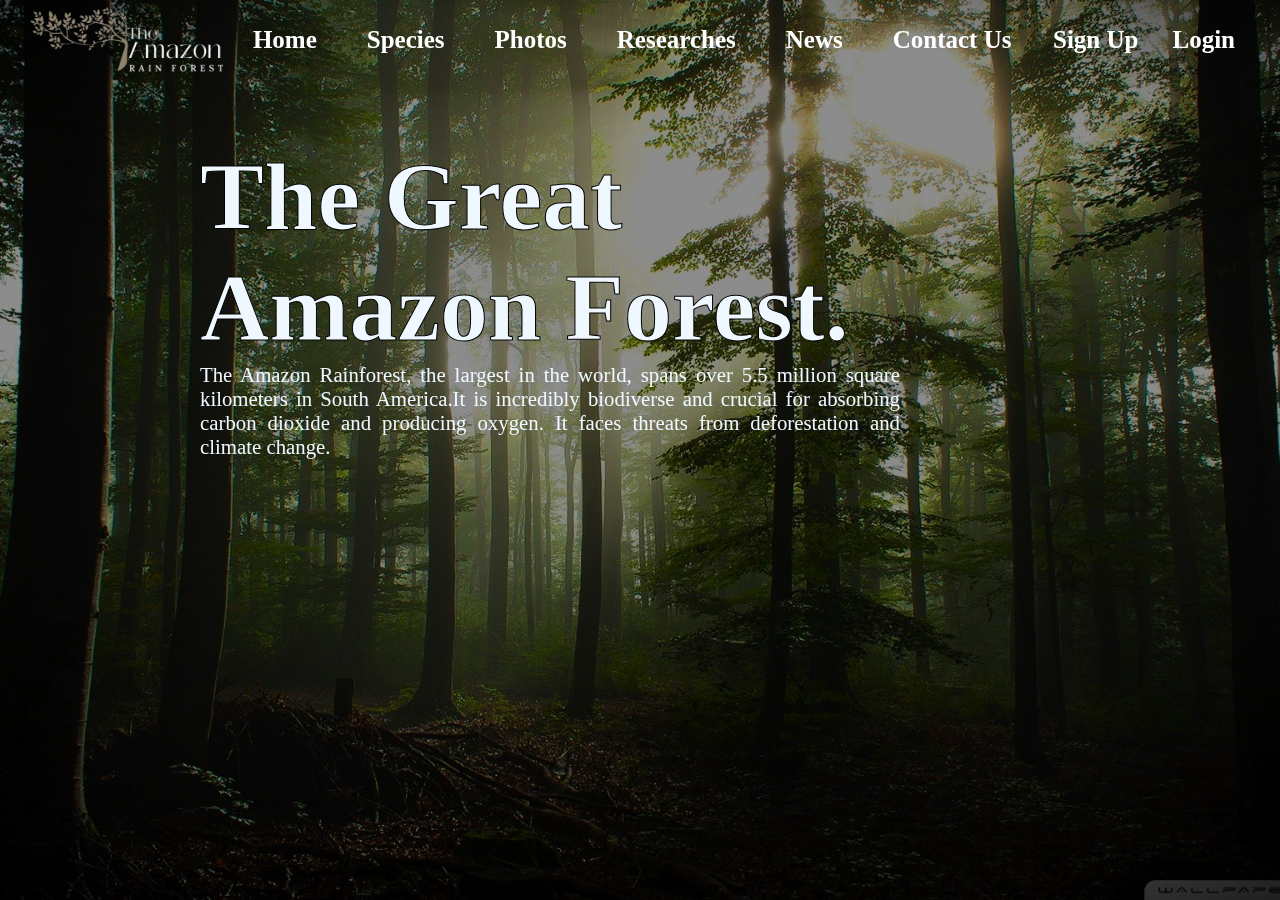
<file: index.html>
<!DOCTYPE html>
<html lang="en">
  <head>
    <meta charset="UTF-8" />
    <meta name="viewport" content="width=device-width, initial-scale=1.0" />
    <title>HOME PAGE</title>
    <link rel="stylesheet" href="index.css" />
  </head>

  <body>
    <div class="h1"></div>

    <ul class="nav">
      <li class="logo">
        <img src="/media/logo.png" alt="Logo" />
      </li>

      <li><a href="#">Home</a></li>
      <li><a href="#">Species</a></li>
      <li><a href="#">Photos</a></li>
      <li><a href="#">Researches</a></li>
      <li><a href="#">News</a></li>
      <li><a href="#">Contact Us</a></li>
      <li class="login">
        <a href="Sign Up.html"><b>Sign Up</b></a>
        <a href="login page.html"><b>Login</b></a>
      </li>
    </ul>
    <br /><br />
    <h1>The Great <br />Amazon Forest.</h1>

    <p>
      The Amazon Rainforest, the largest in the world, spans over 5.5 million
      square kilometers in South America.It is incredibly biodiverse and crucial
      for absorbing carbon dioxide and producing oxygen. It faces threats from
      deforestation and climate change.
    </p>
  </body>
</html>
</file>
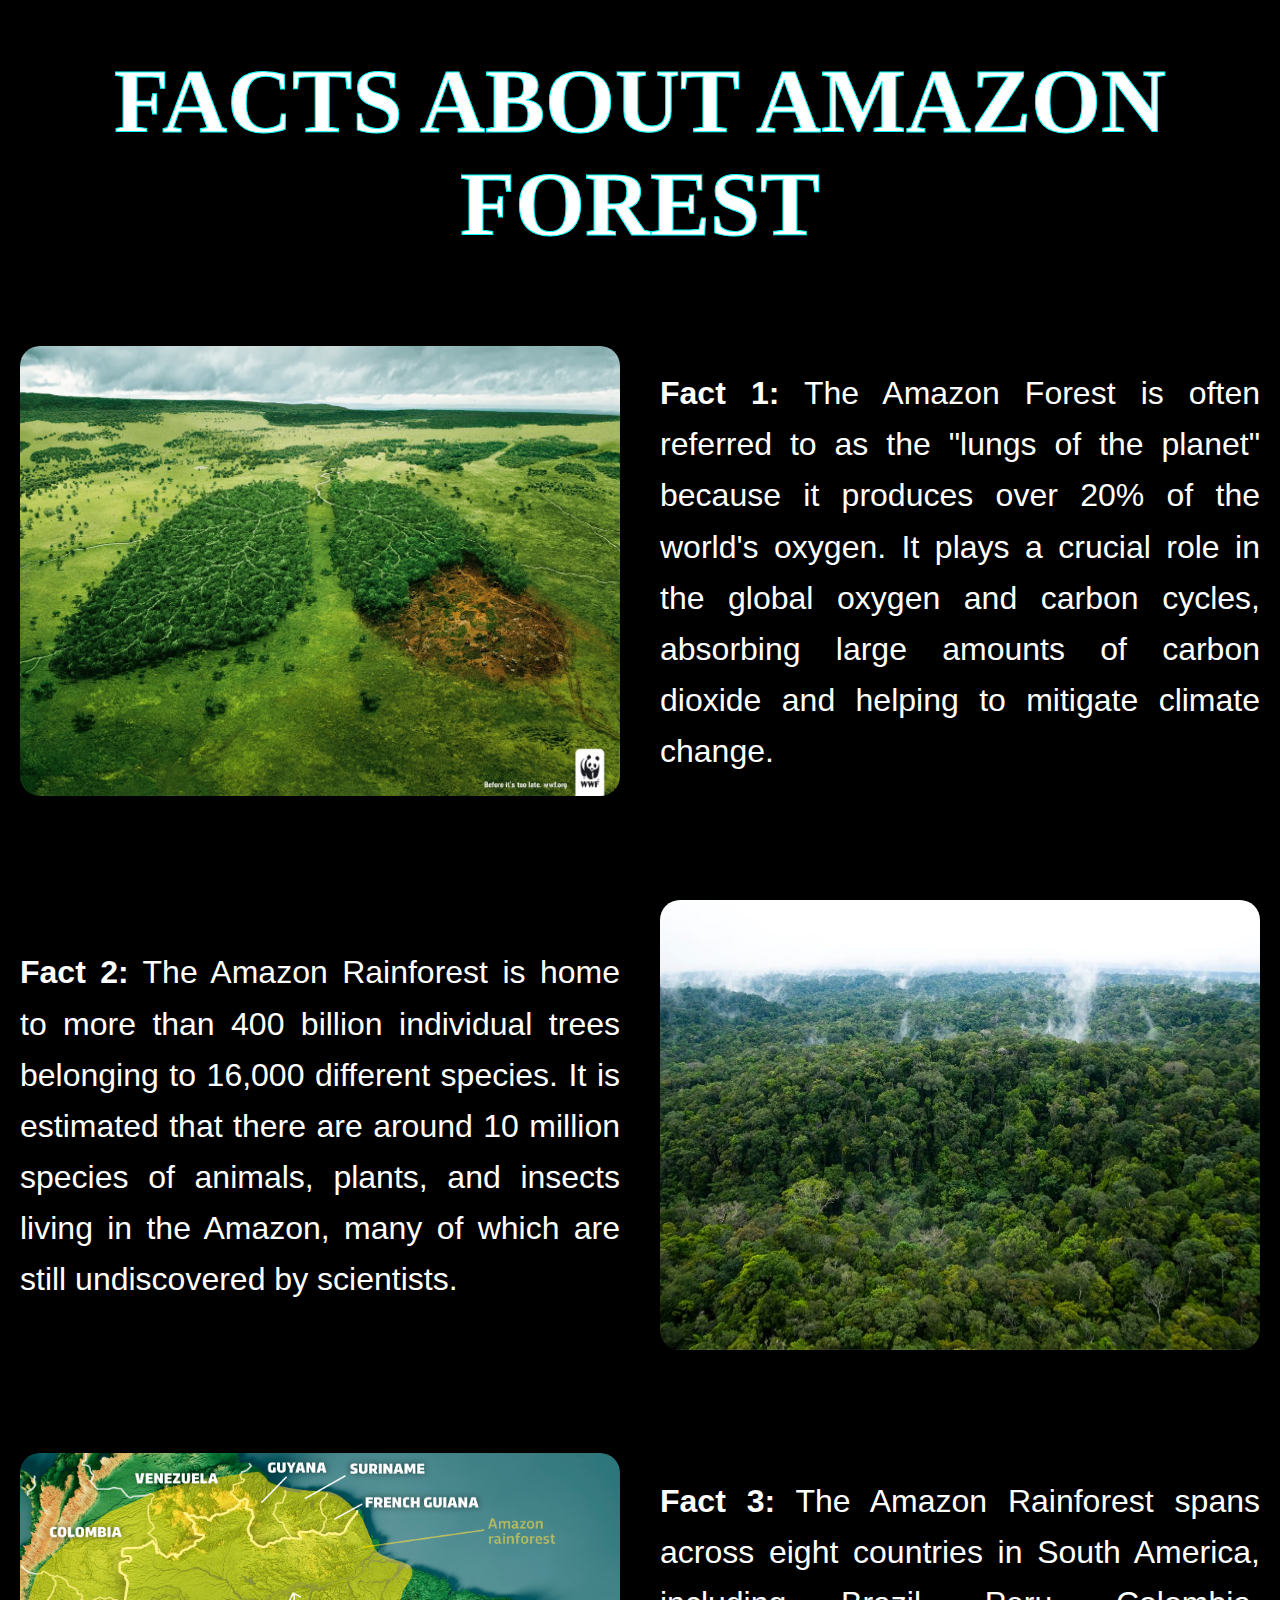
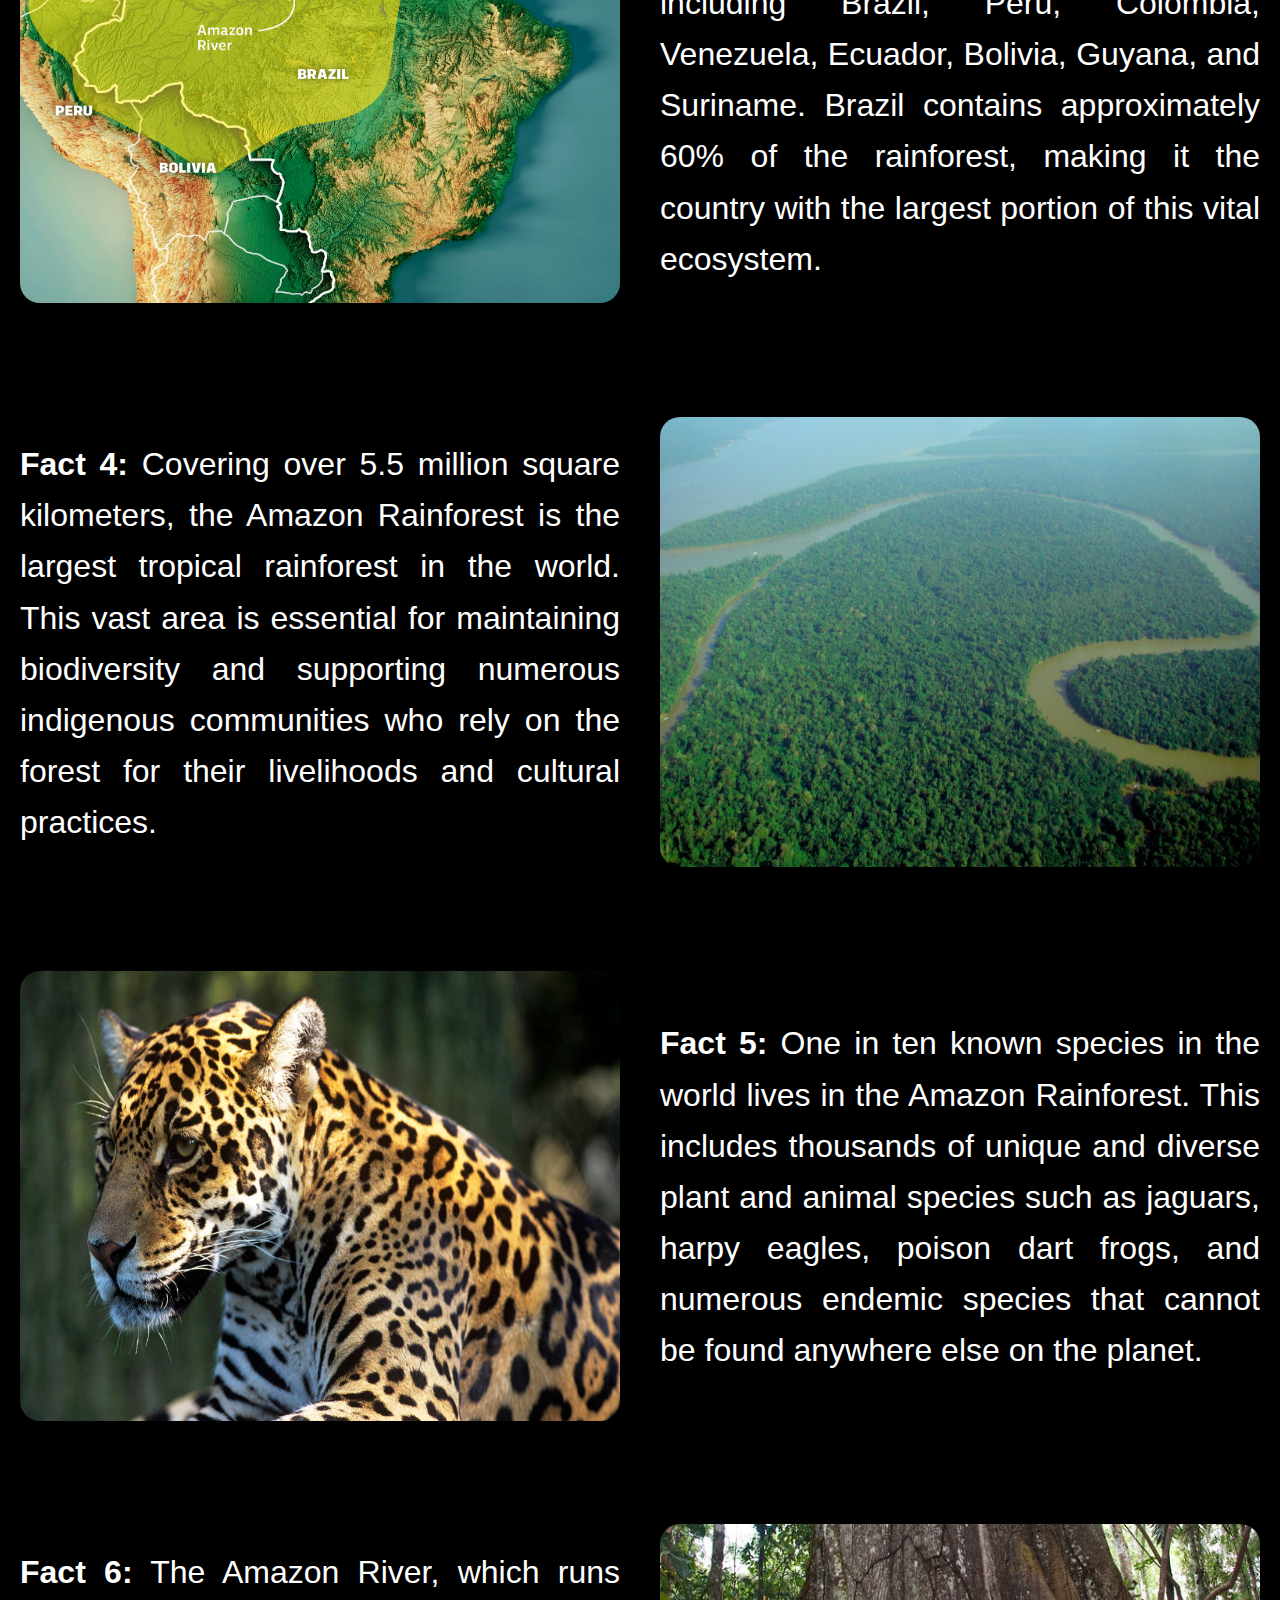
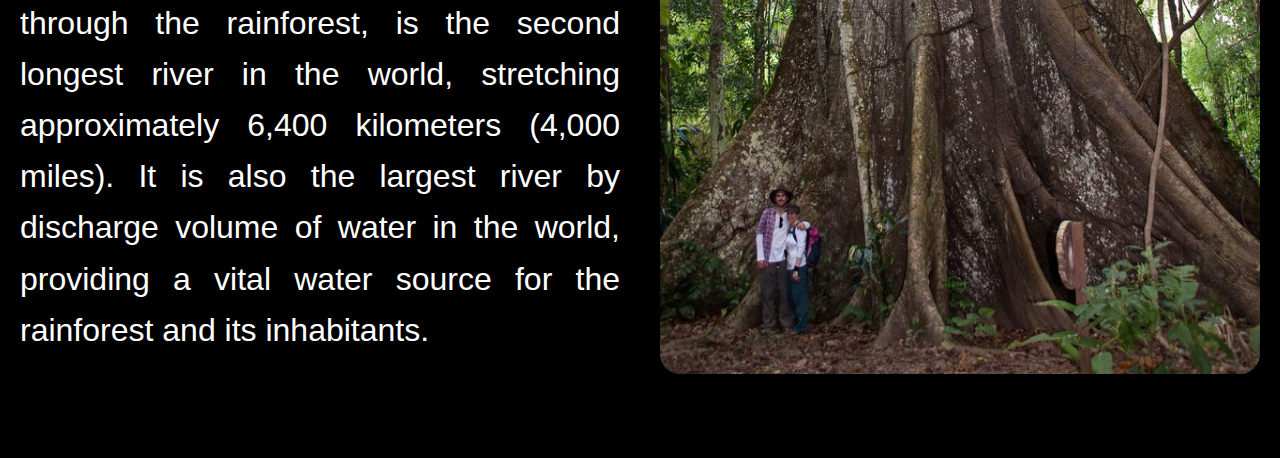
<file: A-Forest.html>
<!DOCTYPE html>
<html lang="en">

<head>
  <meta charset="UTF-8" />
  <meta name="viewport" content="width=device-width, initial-scale=1.0" />
  <title>Facts About Amazon Forest</title>
  <link rel="stylesheet" href="./forests.css" />
</head>

<body>
  <h1>Facts About Amazon Forest</h1>
  <div class="row">
    <div class="column image">
      <img src="/media/lungs.jpg" alt="Amazon Forest 1" />
    </div>
    <div class="column content">
      <p>
        <b>Fact 1:</b> The Amazon Forest is often referred to as the "lungs of
        the planet" because it produces over 20% of the world's oxygen. It
        plays a crucial role in the global oxygen and carbon cycles, absorbing
        large amounts of carbon dioxide and helping to mitigate climate
        change.
      </p>
    </div>
  </div>
  <div class="row">
    <div class="column content">
      <p>
        <b>Fact 2:</b> The Amazon Rainforest is home to more than 400 billion
        individual trees belonging to 16,000 different species. It is
        estimated that there are around 10 million species of animals, plants,
        and insects living in the Amazon, many of which are still undiscovered
        by scientists.
      </p>
    </div>
    <div class="column image">
      <img src="/media/p3.jpg" alt="Amazon Forest 2" />
    </div>
  </div>
  <div class="row">
    <div class="column image">
      <img src="/media/p7.jpg" alt="Amazon Forest 3" />
    </div>
    <div class="column content">
      <p>
        <b>Fact 3:</b> The Amazon Rainforest spans across eight countries in
        South America, including Brazil, Peru, Colombia, Venezuela, Ecuador,
        Bolivia, Guyana, and Suriname. Brazil contains approximately 60% of
        the rainforest, making it the country with the largest portion of this
        vital ecosystem.
      </p>
    </div>
  </div>
  <div class="row">
    <div class="column content">
      <p>
        <b>Fact 4:</b> Covering over 5.5 million square kilometers, the Amazon
        Rainforest is the largest tropical rainforest in the world. This vast
        area is essential for maintaining biodiversity and supporting numerous
        indigenous communities who rely on the forest for their livelihoods
        and cultural practices.
      </p>
    </div>
    <div class="column image">
      <img src="/media/wide1.jpg" alt="Amazon Forest 4" />
    </div>
  </div>
  <div class="row">
    <div class="column image">
      <img src="/media/species1.jpg" alt="Amazon Forest 5" />
    </div>
    <div class="column content">
      <p>
        <b>Fact 5:</b> One in ten known species in the world lives in the
        Amazon Rainforest. This includes thousands of unique and diverse plant
        and animal species such as jaguars, harpy eagles, poison dart frogs,
        and numerous endemic species that cannot be found anywhere else on the
        planet.
      </p>
    </div>
  </div>
  <div class="row">
    <div class="column content">
      <p>
        <b>Fact 6:</b> The Amazon River, which runs through the rainforest, is
        the second longest river in the world, stretching approximately 6,400
        kilometers (4,000 miles). It is also the largest river by discharge
        volume of water in the world, providing a vital water source for the
        rainforest and its inhabitants.
      </p>
    </div>
    <div class="column image">
      <img src="/media/p16.jpg" alt="Amazon Forest 6" />
    </div>
  </div>
</body>

</html>
</file>
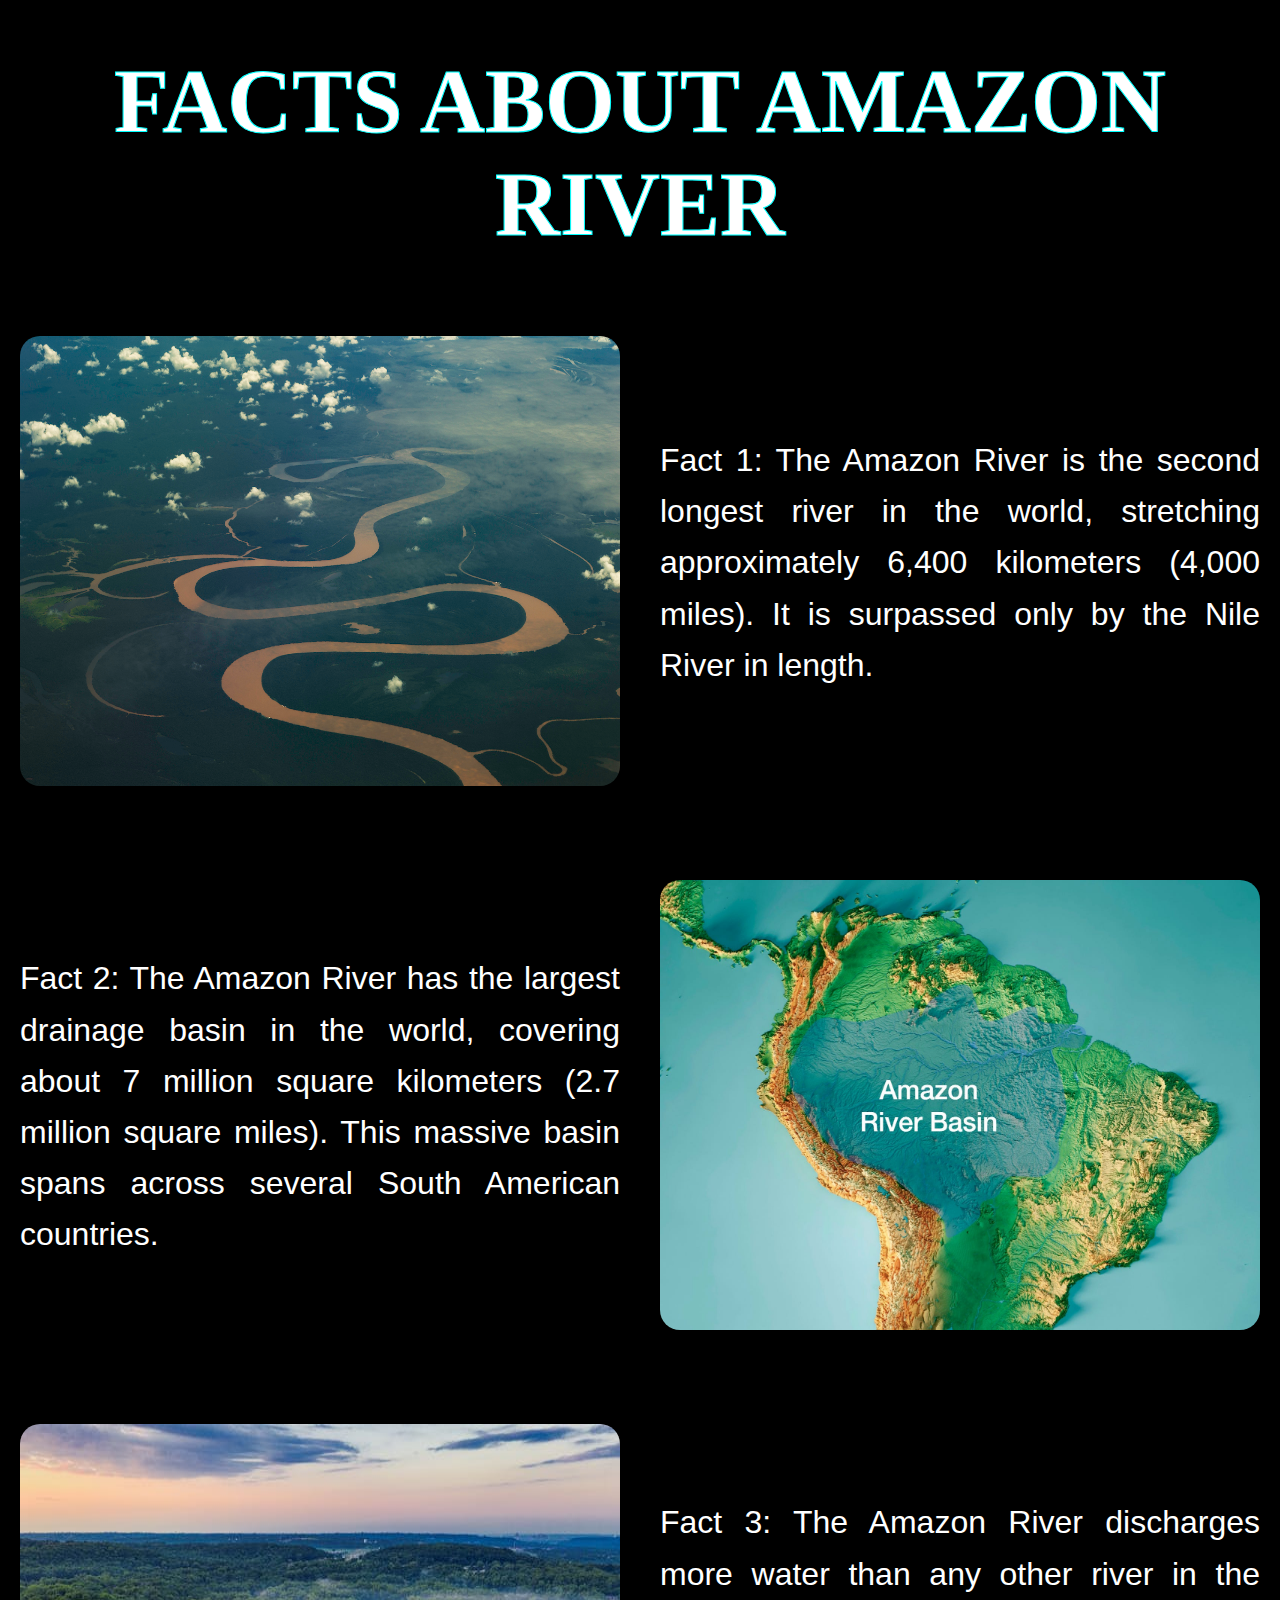
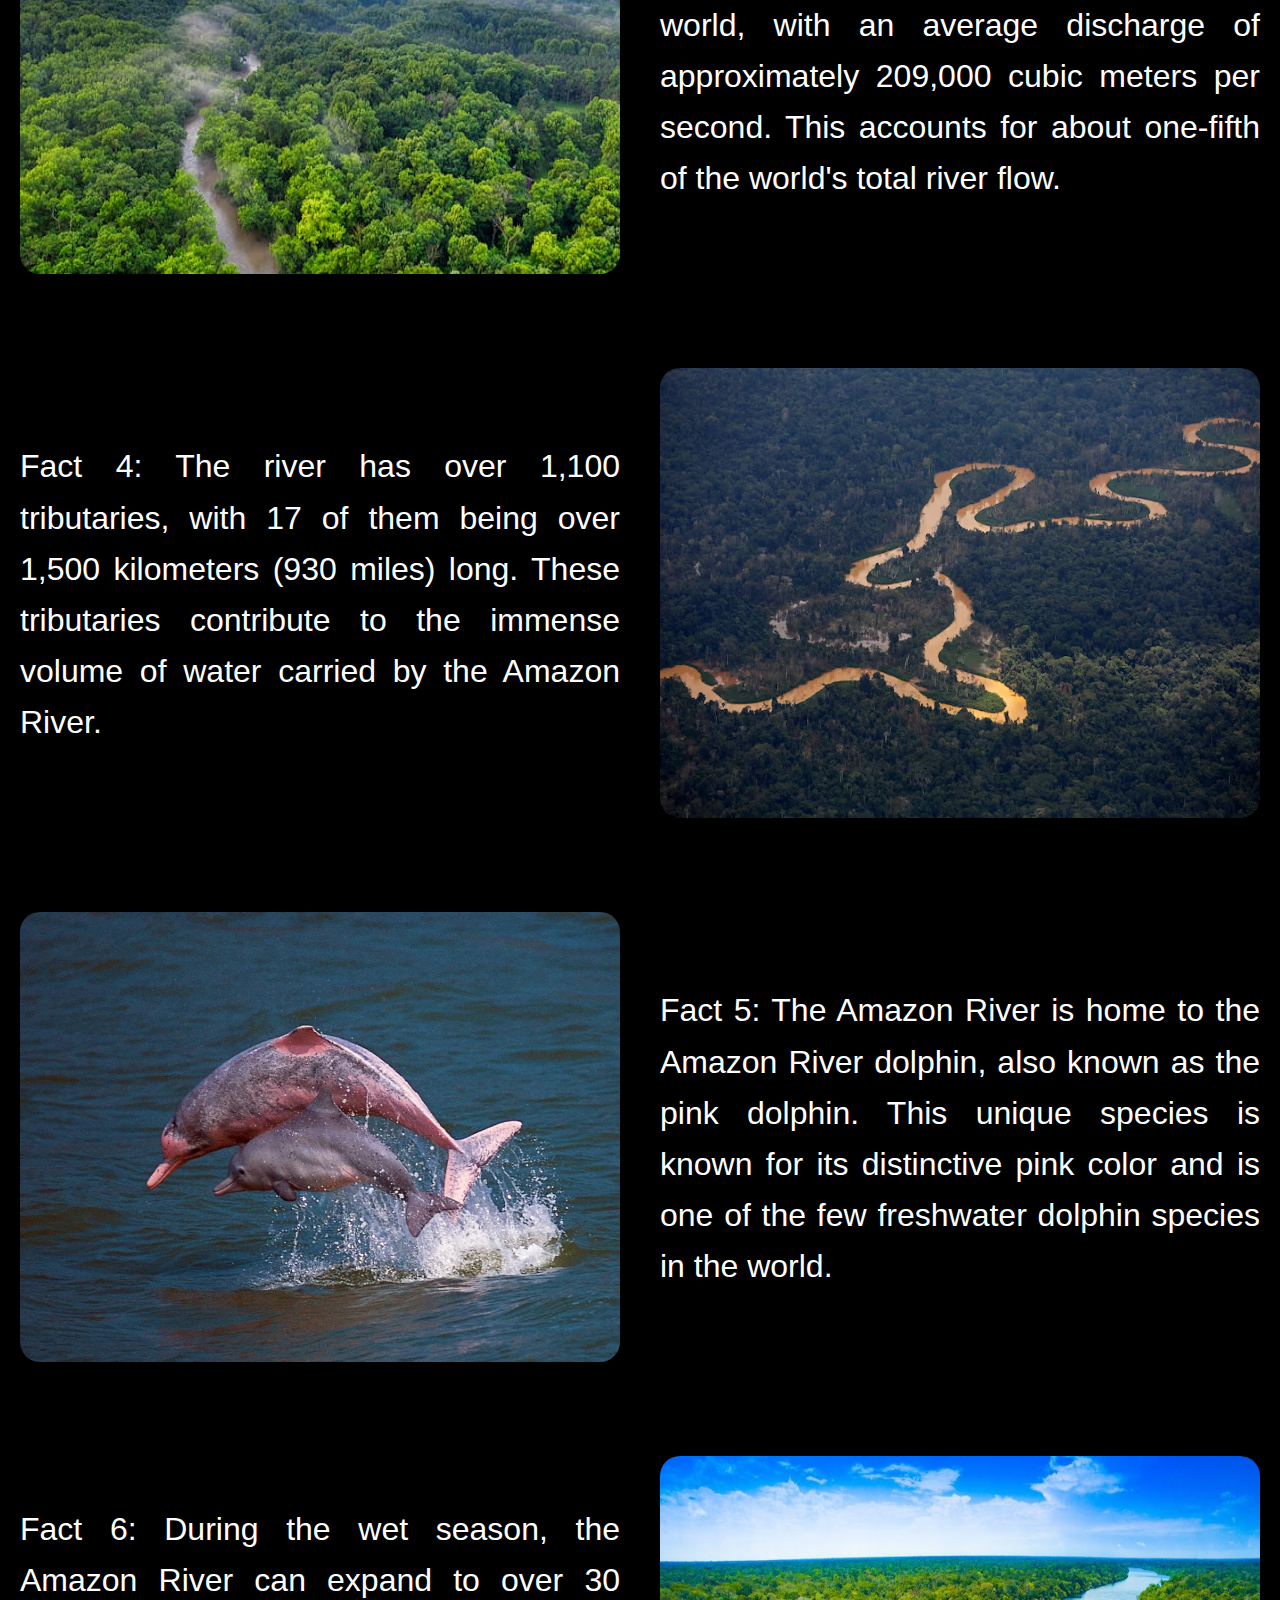
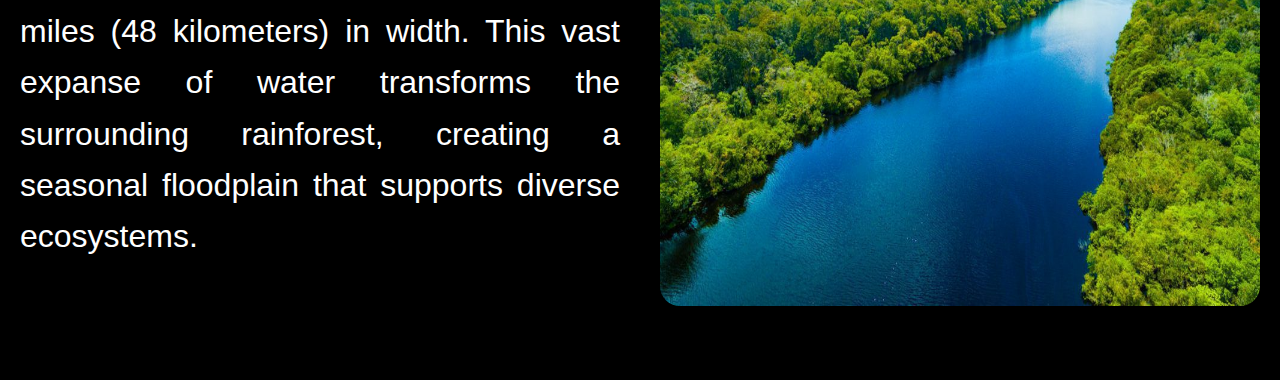
<file: A-River.html>
<!DOCTYPE html>
<html lang="en">

<head>
  <meta charset="UTF-8" />
  <meta name="viewport" content="width=device-width, initial-scale=1.0" />
  <title>Facts About Amazon River</title>
  <link rel="stylesheet" href="./forests.css" />
</head>

<body>
  <h1>Facts About Amazon River</h1>
  <div class="row">
    <div class="column image">
      <img src="/media/long.jpg" alt="Amazon River 1" />
    </div>
    <div class="column content">
      <p>
        Fact 1: The Amazon River is the second longest river in the world,
        stretching approximately 6,400 kilometers (4,000 miles). It is
        surpassed only by the Nile River in length.
      </p>
    </div>
  </div>
  <div class="row">
    <div class="column content">
      <p>
        Fact 2: The Amazon River has the largest drainage basin in the world,
        covering about 7 million square kilometers (2.7 million square miles).
        This massive basin spans across several South American countries.
      </p>
    </div>
    <div class="column image">
      <img src="/media/drainez1.png" alt="Amazon River 2" />
    </div>
  </div>
  <div class="row">
    <div class="column image">
      <img src="/media/r7.jpeg" alt="Amazon River 3" />
    </div>
    <div class="column content">
      <p>
        Fact 3: The Amazon River discharges more water than any other river in
        the world, with an average discharge of approximately 209,000 cubic
        meters per second. This accounts for about one-fifth of the world's
        total river flow.
      </p>
    </div>
  </div>
  <div class="row">
    <div class="column content">
      <p>
        Fact 4: The river has over 1,100 tributaries, with 17 of them being
        over 1,500 kilometers (930 miles) long. These tributaries contribute
        to the immense volume of water carried by the Amazon River.
      </p>
    </div>
    <div class="column image">
      <img src="/media/river1.avif" alt="Amazon River 4" />
    </div>
  </div>
  <div class="row">
    <div class="column image">
      <img src="/media/dolphin1.webp" alt="Amazon River 5" />
    </div>
    <div class="column content">
      <p>
        Fact 5: The Amazon River is home to the Amazon River dolphin, also
        known as the pink dolphin. This unique species is known for its
        distinctive pink color and is one of the few freshwater dolphin
        species in the world.
      </p>
    </div>
  </div>
  <div class="row">
    <div class="column content">
      <p>
        Fact 6: During the wet season, the Amazon River can expand to over 30
        miles (48 kilometers) in width. This vast expanse of water transforms
        the surrounding rainforest, creating a seasonal floodplain that
        supports diverse ecosystems.
      </p>
    </div>
    <div class="column image">
      <img src="/media/drainez.jpg" alt="Amazon River 6" />
    </div>
  </div>
</body>

</html>
</file>
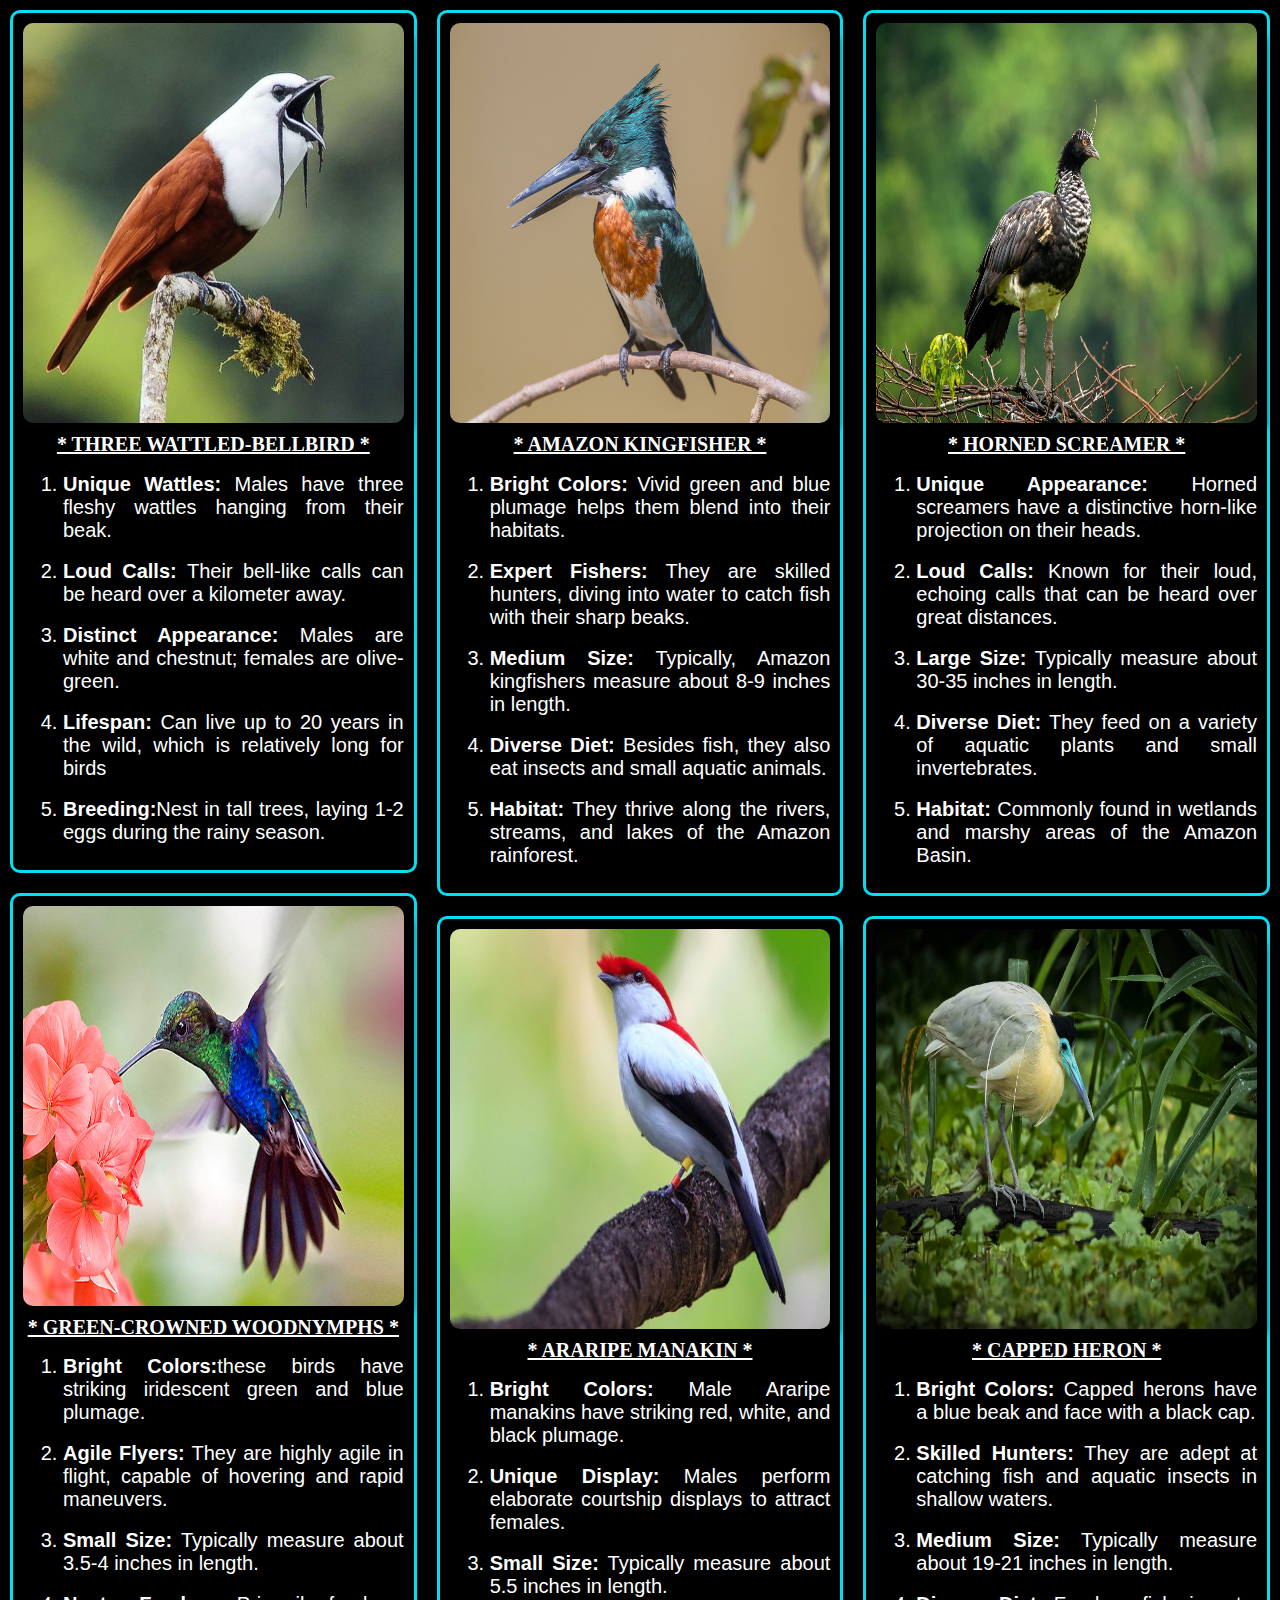
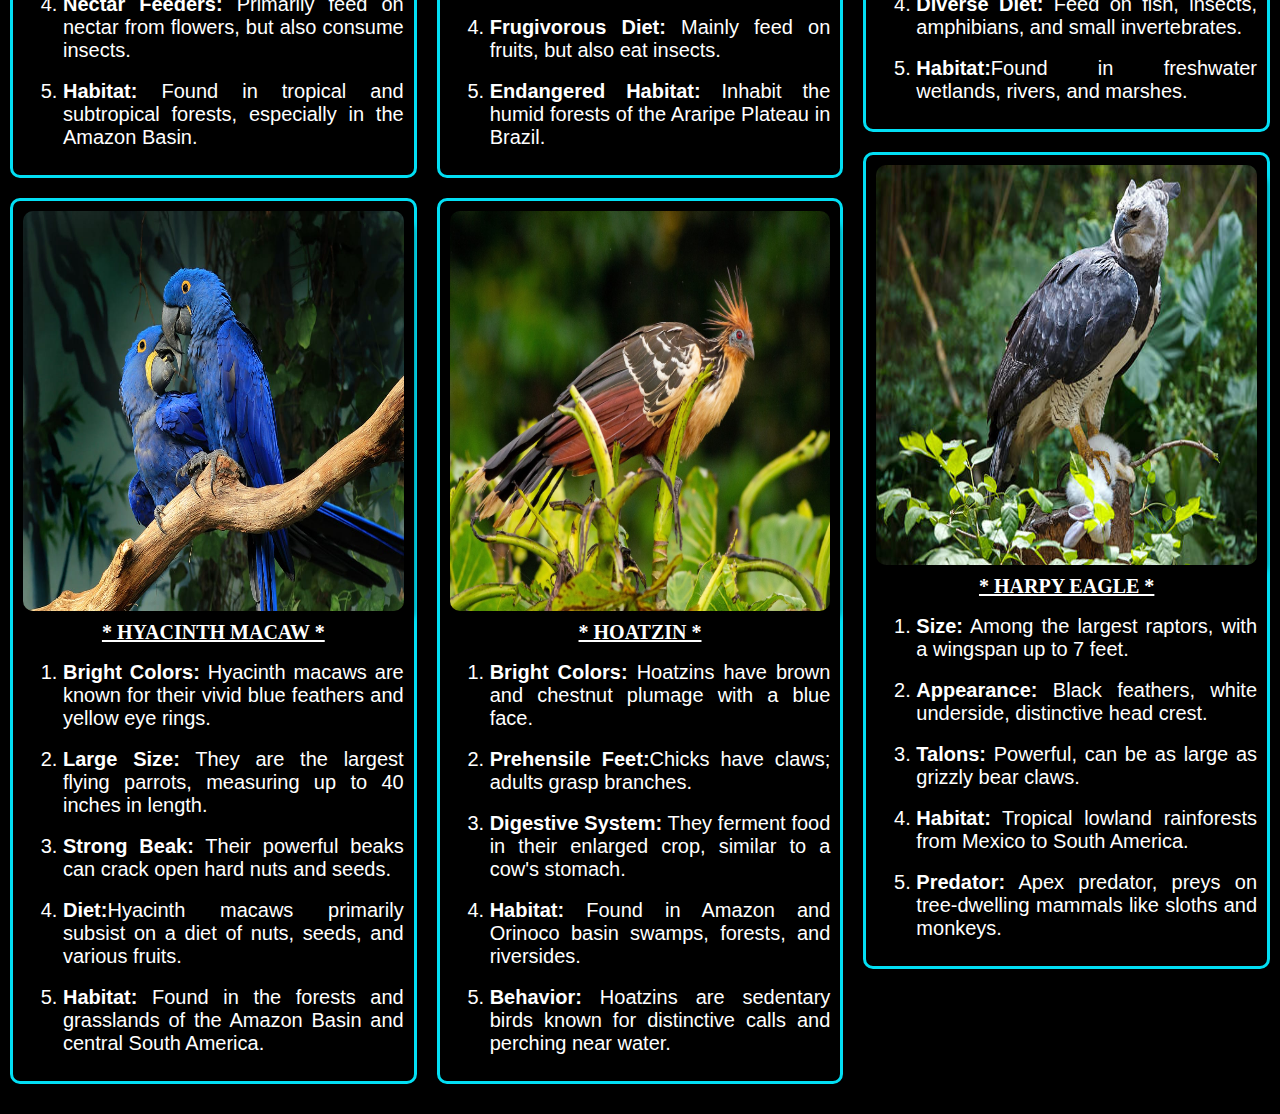
<file: Birds.html>
<!DOCTYPE html>
<html lang="en">
  <head>
    <meta charset="UTF-8" />
    <meta name="viewport" content="width=device-width, initial-scale=1.0" />
    <title>animals</title>
    <link rel="stylesheet" href="Animals.css" />
  </head>
  <body>
    <div></div>
    <div class="container">
      <div class="column">
        <div class="image-block">
          <img src="/media/bird1.jpg" alt="Image 1" width="690px" />
          <h2>
            <u>* THREE WATTLED-BELLBIRD *</u>
          </h2>
          <ol>
            <li>
              <b>Unique Wattles:</b> Males have three fleshy wattles hanging
              from their beak.
            </li>
            <br />
            <li>
              <b>Loud Calls: </b> Their bell-like calls can be heard over a
              kilometer away.
            </li>
            <br />
            <li>
              <b>Distinct Appearance:</b> Males are white and chestnut; females
              are olive-green.
            </li>
            <br />
            <li>
              <b>Lifespan:</b> Can live up to 20 years in the wild, which is
              relatively long for birds
            </li>
            <br />
            <li>
              <b>Breeding:</b>Nest in tall trees, laying 1-2 eggs during the
              rainy season.
            </li>
          </ol>
        </div>
        <div class="image-block">
          <img src="/media/bird2.jpg" alt="Image 4" />
          <h2>
            <u>* GREEN-CROWNED WOODNYMPHS *</u>
          </h2>
          <ol>
            <li>
              <b>Bright Colors:</b>these birds have striking iridescent green
              and blue plumage.
            </li>
            <br />
            <li>
              <b>Agile Flyers:</b> They are highly agile in flight, capable of
              hovering and rapid maneuvers.
            </li>
            <br />
            <li>
              <b>Small Size:</b> Typically measure about 3.5-4 inches in length.
            </li>
            <br />
            <li>
              <b>Nectar Feeders:</b> Primarily feed on nectar from flowers, but
              also consume insects.
            </li>
            <br />
            <li>
              <b>Habitat:</b> Found in tropical and subtropical forests,
              especially in the Amazon Basin.
            </li>
          </ol>
        </div>
        <div class="image-block">
          <img src="/media/bird3.jpg" alt="Image 7" />
          <h2>
            <u>* HYACINTH MACAW *</u>
          </h2>
          <ol>
            <li>
              <b>Bright Colors:</b> Hyacinth macaws are known for their vivid
              blue feathers and yellow eye rings.
            </li>
            <br />
            <li>
              <b>Large Size:</b> They are the largest flying parrots, measuring
              up to 40 inches in length.
            </li>
            <br />
            <li>
              <b>Strong Beak:</b> Their powerful beaks can crack open hard nuts
              and seeds.
            </li>
            <br />
            <li>
              <b>Diet:</b>Hyacinth macaws primarily subsist on a diet of nuts,
              seeds, and various fruits.
            </li>
            <br />
            <li>
              <b>Habitat:</b> Found in the forests and grasslands of the Amazon
              Basin and central South America.
            </li>
          </ol>
        </div>
        <!-- Add more image blocks as needed -->
      </div>
      <div class="column">
        <div class="image-block">
          <img src="/media/bird4.jpg" alt="Image 2" width="690px" />
          <h2>
            <u>* AMAZON KINGFISHER *</u>
          </h2>
          <ol>
            <li>
              <b>Bright Colors:</b> Vivid green and blue plumage helps them
              blend into their habitats.
            </li>
            <br />
            <li>
              <b>Expert Fishers:</b> They are skilled hunters, diving into water
              to catch fish with their sharp beaks.
            </li>
            <br />
            <li>
              <b>Medium Size:</b> Typically, Amazon kingfishers measure about
              8-9 inches in length.
            </li>
            <br />
            <li>
              <b>Diverse Diet:</b> Besides fish, they also eat insects and small
              aquatic animals.
            </li>
            <br />
            <li>
              <b>Habitat:</b> They thrive along the rivers, streams, and lakes
              of the Amazon rainforest.
            </li>
          </ol>
        </div>
        <div class="image-block">
          <img src="/media/araripe4.jpg" alt="Image 5" width="690px" />
          <h2>
            <u>* ARARIPE MANAKIN *</u>
          </h2>
          <ol>
            <li>
              <b>Bright Colors:</b> Male Araripe manakins have striking red,
              white, and black plumage.
            </li>
            <br />
            <li>
              <b>Unique Display:</b> Males perform elaborate courtship displays
              to attract females.
            </li>
            <br />
            <li>
              <b>Small Size:</b> Typically measure about 5.5 inches in length.
            </li>
            <br />
            <li>
              <b>Frugivorous Diet:</b> Mainly feed on fruits, but also eat
              insects.
            </li>
            <br />
            <li>
              <b>Endangered Habitat:</b> Inhabit the humid forests of the
              Araripe Plateau in Brazil.
            </li>
          </ol>
        </div>
        <div class="image-block">
          <img src="/media/bird6-1.jpeg" alt="Image 8" width="680px" />
          <h2>
            <u>* HOATZIN *</u>
          </h2>
          <ol>
            <li>
              <b>Bright Colors:</b> Hoatzins have brown and chestnut plumage
              with a blue face.
            </li>
            <br />
            <li>
              <b>Prehensile Feet:</b>Chicks have claws; adults grasp branches.
            </li>
            <br />
            <li>
              <b>Digestive System:</b> They ferment food in their enlarged crop,
              similar to a cow's stomach.
            </li>
            <br />
            <li>
              <b>Habitat:</b> Found in Amazon and Orinoco basin swamps, forests,
              and riversides.
            </li>
            <br />
            <li>
              <b>Behavior:</b> Hoatzins are sedentary birds known for
              distinctive calls and perching near water.
            </li>
          </ol>
        </div>
        <!-- Add more image blocks as needed -->
      </div>
      <div class="column">
        <div class="image-block">
          <img src="/media/bird7.jpg" alt="Image 6" />
          <h2>
            <u>* HORNED SCREAMER *</u>
          </h2>
          <ol>
            <li>
              <b>Unique Appearance:</b> Horned screamers have a distinctive
              horn-like projection on their heads.
            </li>
            <br />
            <li>
              <b>Loud Calls:</b> Known for their loud, echoing calls that can be
              heard over great distances.
            </li>
            <br />
            <li>
              <b>Large Size:</b> Typically measure about 30-35 inches in length.
            </li>
            <br />
            <li>
              <b>Diverse Diet:</b> They feed on a variety of aquatic plants and
              small invertebrates.
            </li>
            <br />
            <li>
              <b>Habitat:</b> Commonly found in wetlands and marshy areas of the
              Amazon Basin.
            </li>
          </ol>
        </div>
        <div class="image-block">
          <img src="/media/bird8.jpg" alt="Image 3" />
          <h2>
            <u>* CAPPED HERON *</u>
          </h2>
          <ol>
            <li>
              <b>Bright Colors:</b> Capped herons have a blue beak and face with
              a black cap.
            </li>
            <br />
            <li>
              <b>Skilled Hunters:</b> They are adept at catching fish and
              aquatic insects in shallow waters.
            </li>
            <br />
            <li>
              <b>Medium Size:</b> Typically measure about 19-21 inches in
              length.
            </li>
            <br />
            <li>
              <b>Diverse Diet:</b> Feed on fish, insects, amphibians, and small
              invertebrates.
            </li>
            <br />
            <li>
              <b>Habitat:</b>Found in freshwater wetlands, rivers, and marshes.
            </li>
          </ol>
        </div>
        <div class="image-block">
          <img src="/media/bird9-3.jpg" alt="Image 9" />
          <h2>
            <u>* HARPY EAGLE *</u>
          </h2>
          <ol>
            <li>
              <b>Size:</b> Among the largest raptors, with a wingspan up to 7
              feet.
            </li>
            <br />
            <li>
              <b>Appearance:</b> Black feathers, white underside, distinctive
              head crest.
            </li>
            <br />
            <li>
              <b>Talons:</b> Powerful, can be as large as grizzly bear claws.
            </li>
            <br />
            <li>
              <b>Habitat:</b> Tropical lowland rainforests from Mexico to South
              America.
            </li>
            <br />
            <li>
              <b>Predator:</b> Apex predator, preys on tree-dwelling mammals
              like sloths and monkeys.
            </li>
          </ol>
        </div>
        <!-- Add more image blocks as needed -->
      </div>
    </div>
  </body>
</html>
</file>
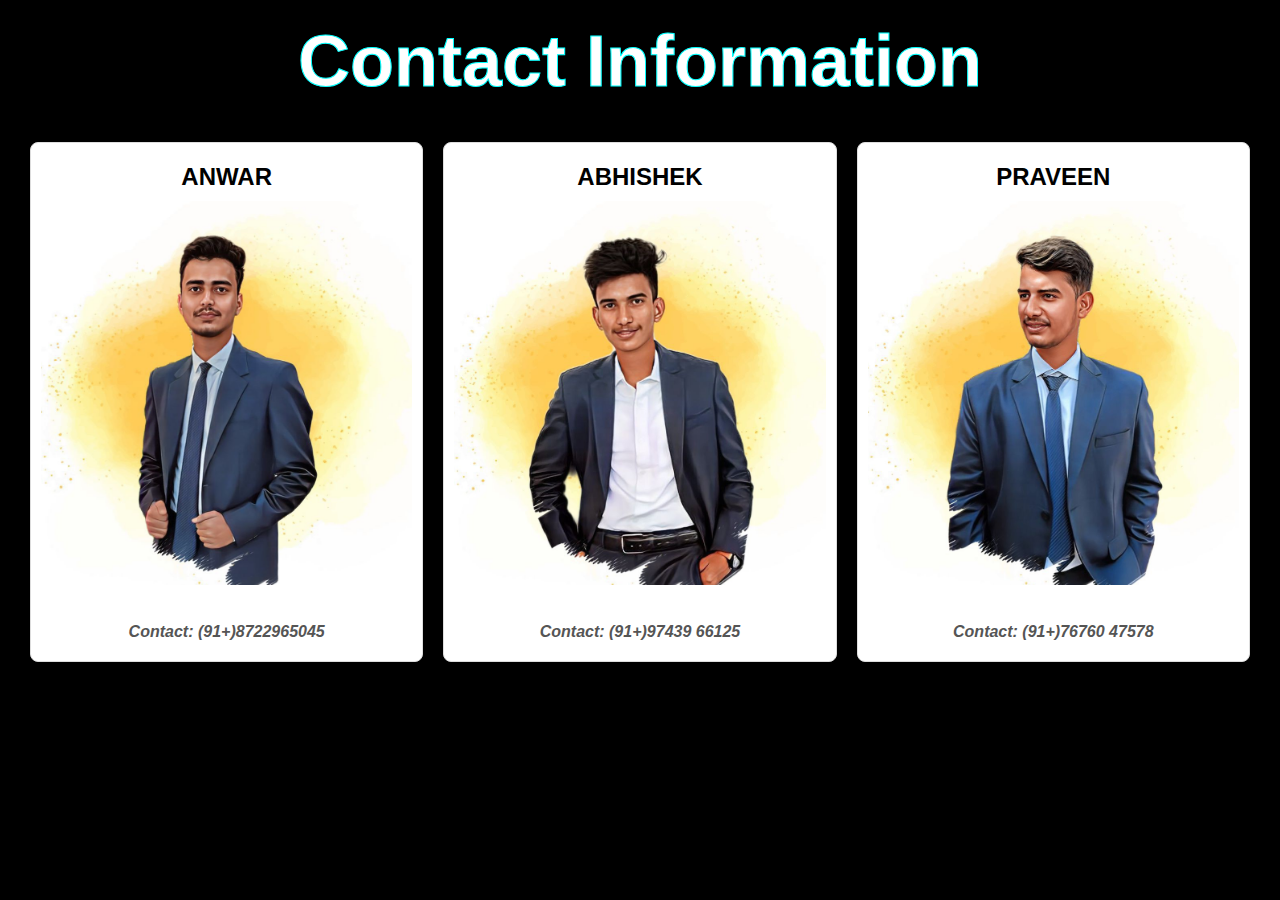
<file: Contact Us.html>
<!DOCTYPE html>
<html lang="en">
  <head>
    <meta charset="UTF-8" />
    <meta name="viewport" content="width=device-width, initial-scale=1.0" />
    <title>Contact Information</title>
    <link rel="stylesheet" href="Contact Us.css" />
  </head>
  <body>
    <header>
      <h1>Contact Information</h1>
    </header>
    <div class="container">
      <div class="person">
        <h2>ANWAR</h2>
        <div class="image image1"></div>
        <p>Contact: (91+)8722965045</p>
      </div>
      <div class="person">
        <h2>ABHISHEK</h2>
        <div class="image image2"></div>
        <p>Contact: (91+)97439 66125</p>
      </div>
      <div class="person">
        <h2>PRAVEEN</h2>
        <div class="image image3"></div>
        <p>Contact: (91+)76760 47578</p>
      </div>
    </div>
  </body>
</html>
</file>
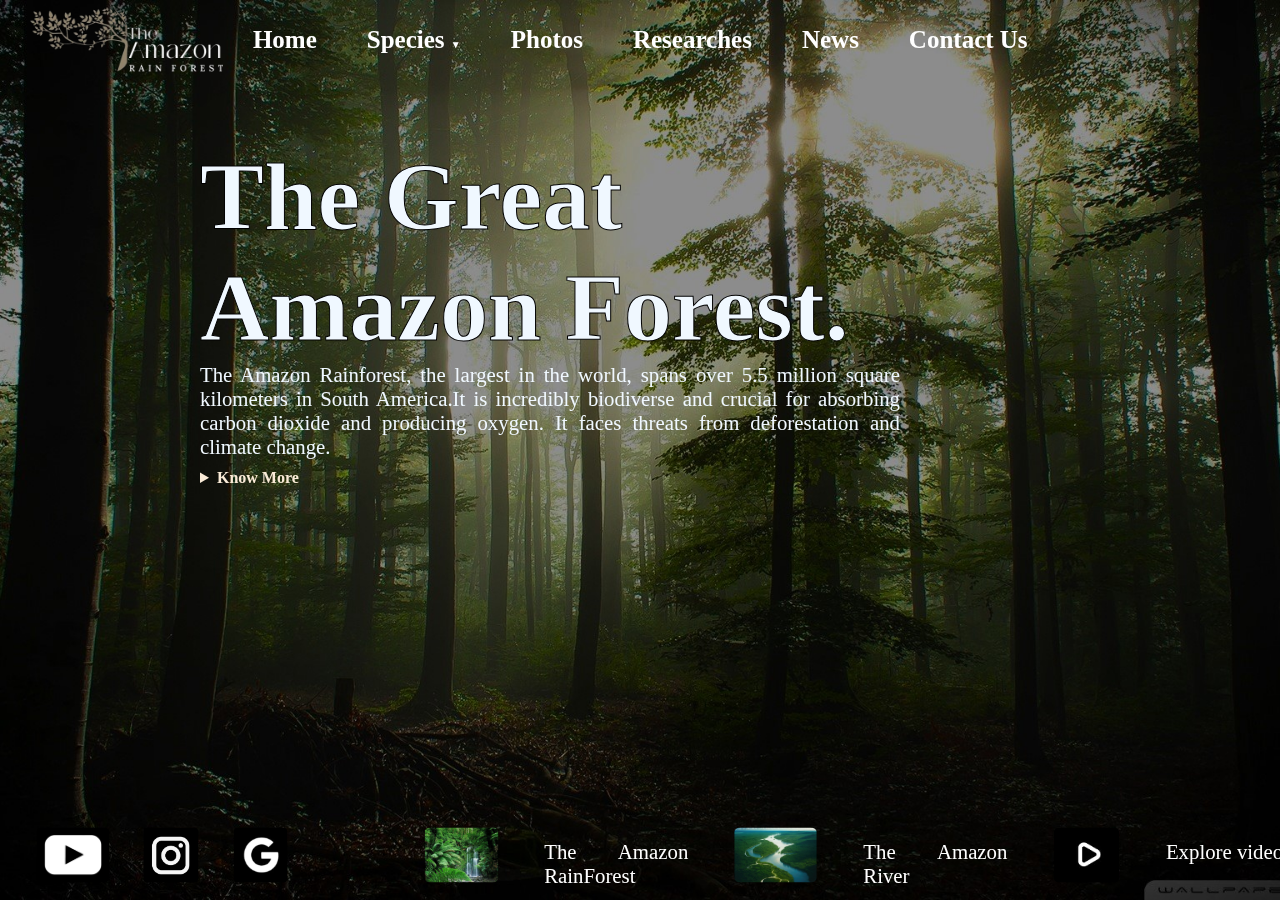
<file: home page1.html>
<!DOCTYPE html>
<html lang="en">
  <head>
    <meta charset="UTF-8" />
    <meta name="viewport" content="width=device-width, initial-scale=1.0" />
    <title>HOME PAGE1</title>
    <link rel="stylesheet" href="home page1.css" />
  </head>

  <body>
    <div class="h1"></div>

    <ul class="nav">
      <li class="logo">
        <img src="/media/logo.png" alt="Logo" />
      </li>

      <li><a href="#">Home</a></li>
      <li>
        <a href="#">Species <small class="small">▼</small></a>
        <ul class="dropdown">
          <li>
            <a href="Animals.html"><small>Animals</small></a>
          </li>
          <li>
            <a href="Birds.html"><small>Birds</small></a>
          </li>
          <li>
            <a href="insects.html"><small>insects</small></a>
          </li>
        </ul>
      </li>
      <li><a href="photos.html"> Photos</a></li>
      <li><a href="Researches.html">Researches</a></li>
      <li><a href="News.html">News</a></li>
      <li><a href="Contact Us.html">Contact Us</a></li>
      <li class="login"></li>
    </ul>
    <br /><br />
    <h1>The Great <br />Amazon Forest.</h1>

    <p>
      The Amazon Rainforest, the largest in the world, spans over 5.5 million
      square kilometers in South America.It is incredibly biodiverse and crucial
      for absorbing carbon dioxide and producing oxygen. It faces threats from
      deforestation and climate change.
    </p>
    <details>
      <summary> Know More </summary>
      <p>
        The Amazon Rainforest houses 10% of known species and 400 billion trees.
        It's home to 400-500 indigenous tribes and the Amazon River, the world's
        second-longest. It acts as a crucial carbon sink but faces threats from
        deforestation and climate change.
      </p>
    </details>
    <nav class="navbar">
      <a href="https://www.youtube.com">
        <img src="/media/y1.jpg" alt="Logo 1" />
      </a>
      <a href="https://www.instagram.com">
        <img src="/media/i1.jpg" alt="Logo 2" />
      </a>
      <a href="https://www.google.com">
        <img src="/media/g1.jpg" alt="Logo 3" />
      </a>
      <pre>       .</pre>
      <a href="A-Forest.html"><img src="/media/rf1.jpg" alt="Image 1" /></a>
      <p class="p">
        <a href="A-Forest.html">The Amazon RainForest</a>
      </p>
      <a href="A-River.html"><img src="/media/ar2.jpg" alt="Image 1" /></a>
      <p class="p"><a href="A-River.html">The Amazon River</a></p>

      <a href="Explore.html"
        ><img src="/media/video-logo1.jpg" alt="Image 1"
      /></a>
      <p class="p"><a href="Explore.html"> Explore video</a></p>
    </nav>
  </body>
</html>
</file>
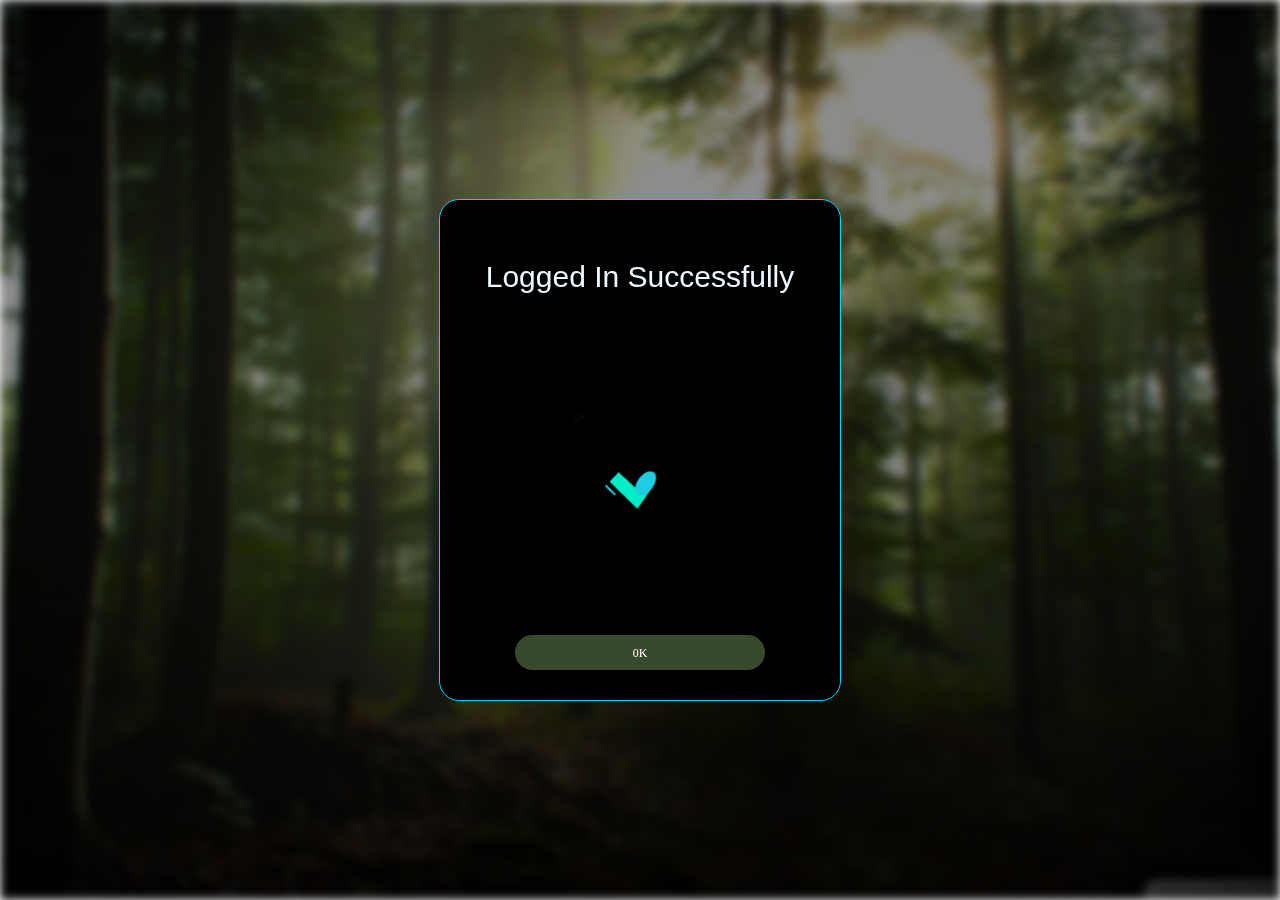
<file: logged in.html>
<!DOCTYPE html>
<html lang="en">
  <head>
    <meta charset="UTF-8" />
    <meta name="viewport" content="width=device-width, initial-scale=1.0" />
    <link rel="stylesheet" href="logged in.css" />
    <title>Transparent Login Form</title>
  </head>

  <body>
    <div class="bg-image2"></div>
    <div class="login">
      <form>
        <h1>Logged In Successfully</h1>
        <img src="/media/top.gif" alt="aaa" />

        <a href="home page1.html"
          ><input class="a" type="button" value="0k"
        /></a>
      </form>
    </div>
  </body>
</html>
</file>
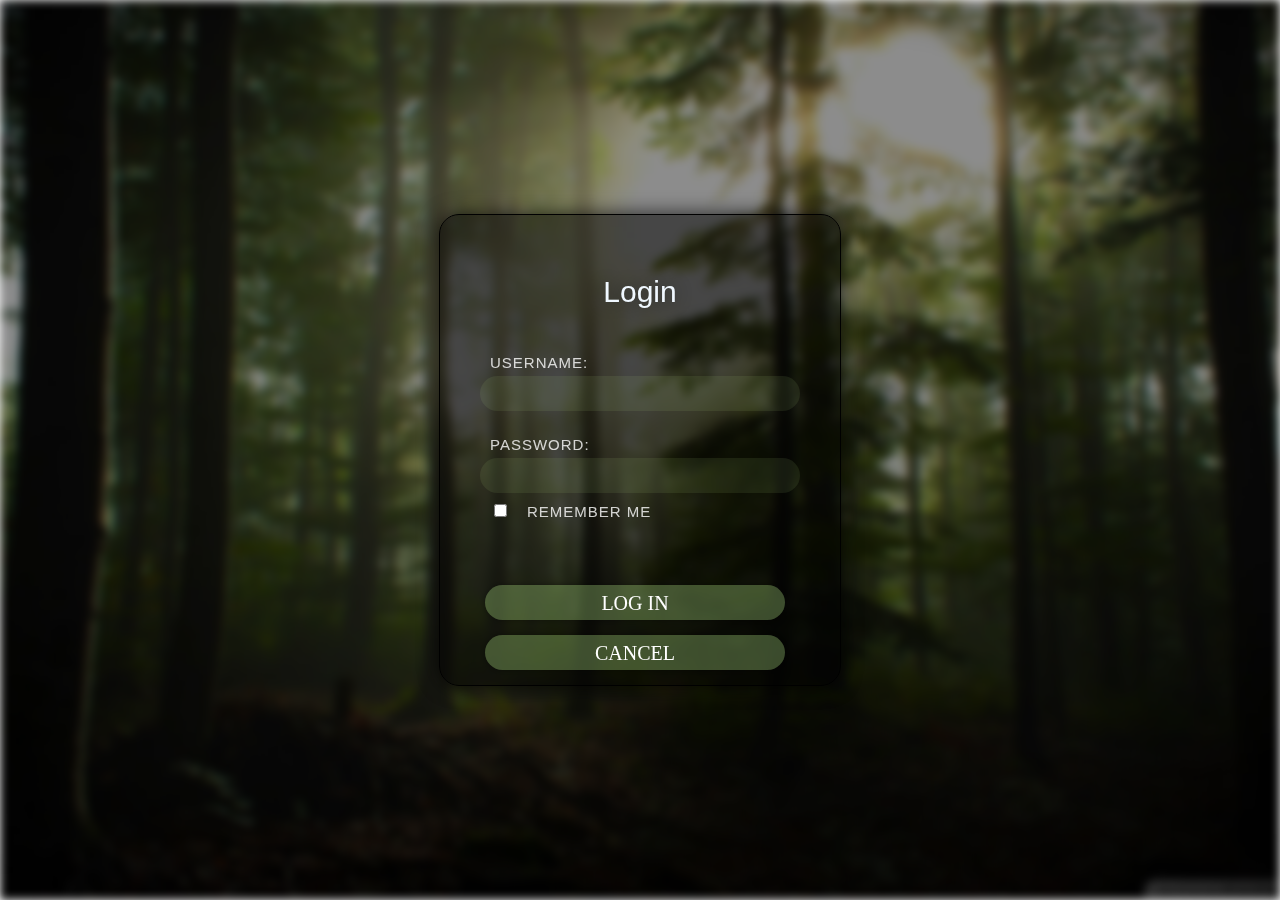
<file: login page.html>
<!DOCTYPE html>
<html lang="en">
  <head>
    <meta charset="UTF-8" />
    <meta name="viewport" content="width=device-width, initial-scale=1.0" />
    <link rel="stylesheet" href="login page.css" />
    <title>Transparent Login Form</title>
  </head>
  <body>
    <div class="bg-image2"></div>
    <div class="login">
      <form>
        <h1>Login</h1>
        <label for="username">Username:</label>
        <input type="text" id="username" name="username" />
        <label for="password">Password:</label>
        <input type="password" id="password" name="password" />
        <div class="remember-me">
          <input type="checkbox" id="remember" name="remember" />
          <label for="remember">Remember Me</label>
        </div>
        <a href="logged in.html"
          ><input class="a" type="button" value="Log In"
        /></a>
        <a href="home page.html"
          ><input class="b" type="button" value="Cancel"
        /></a>
      </form>
    </div>
  </body>
</html>
</file>
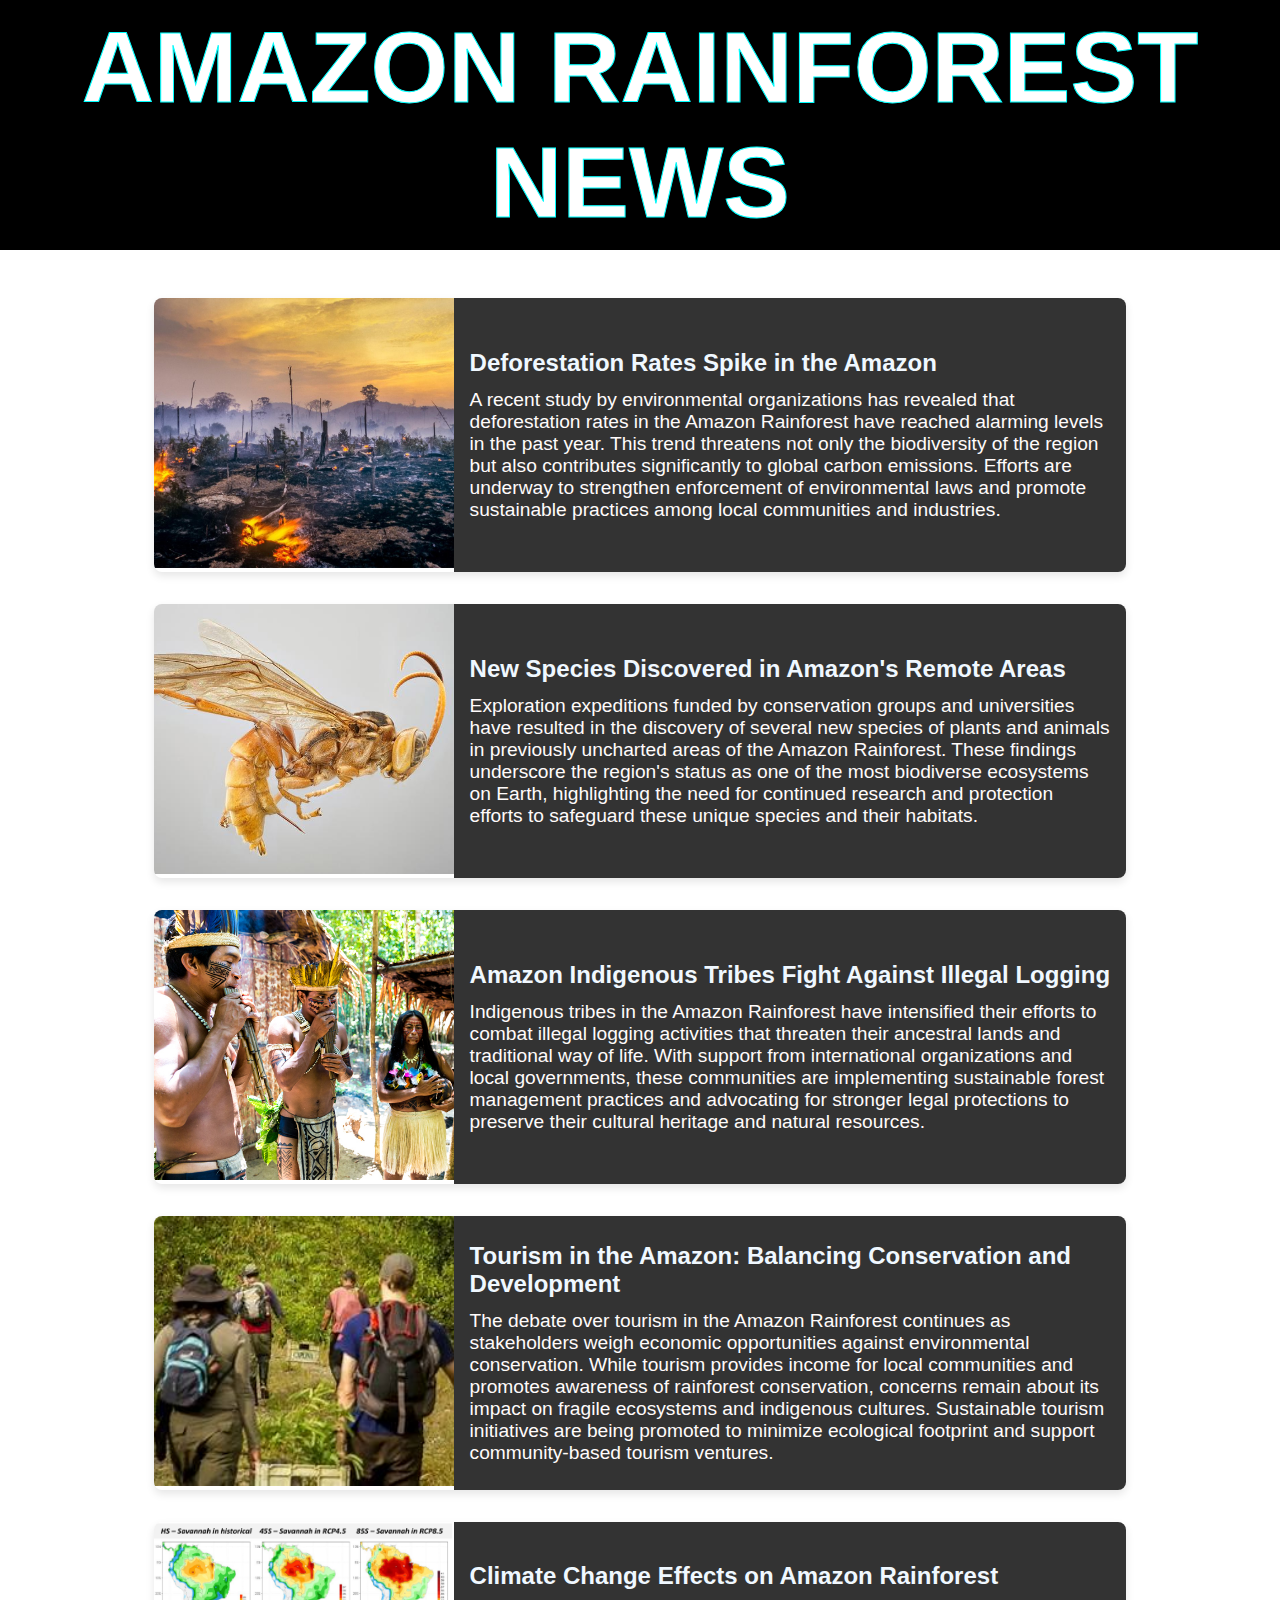
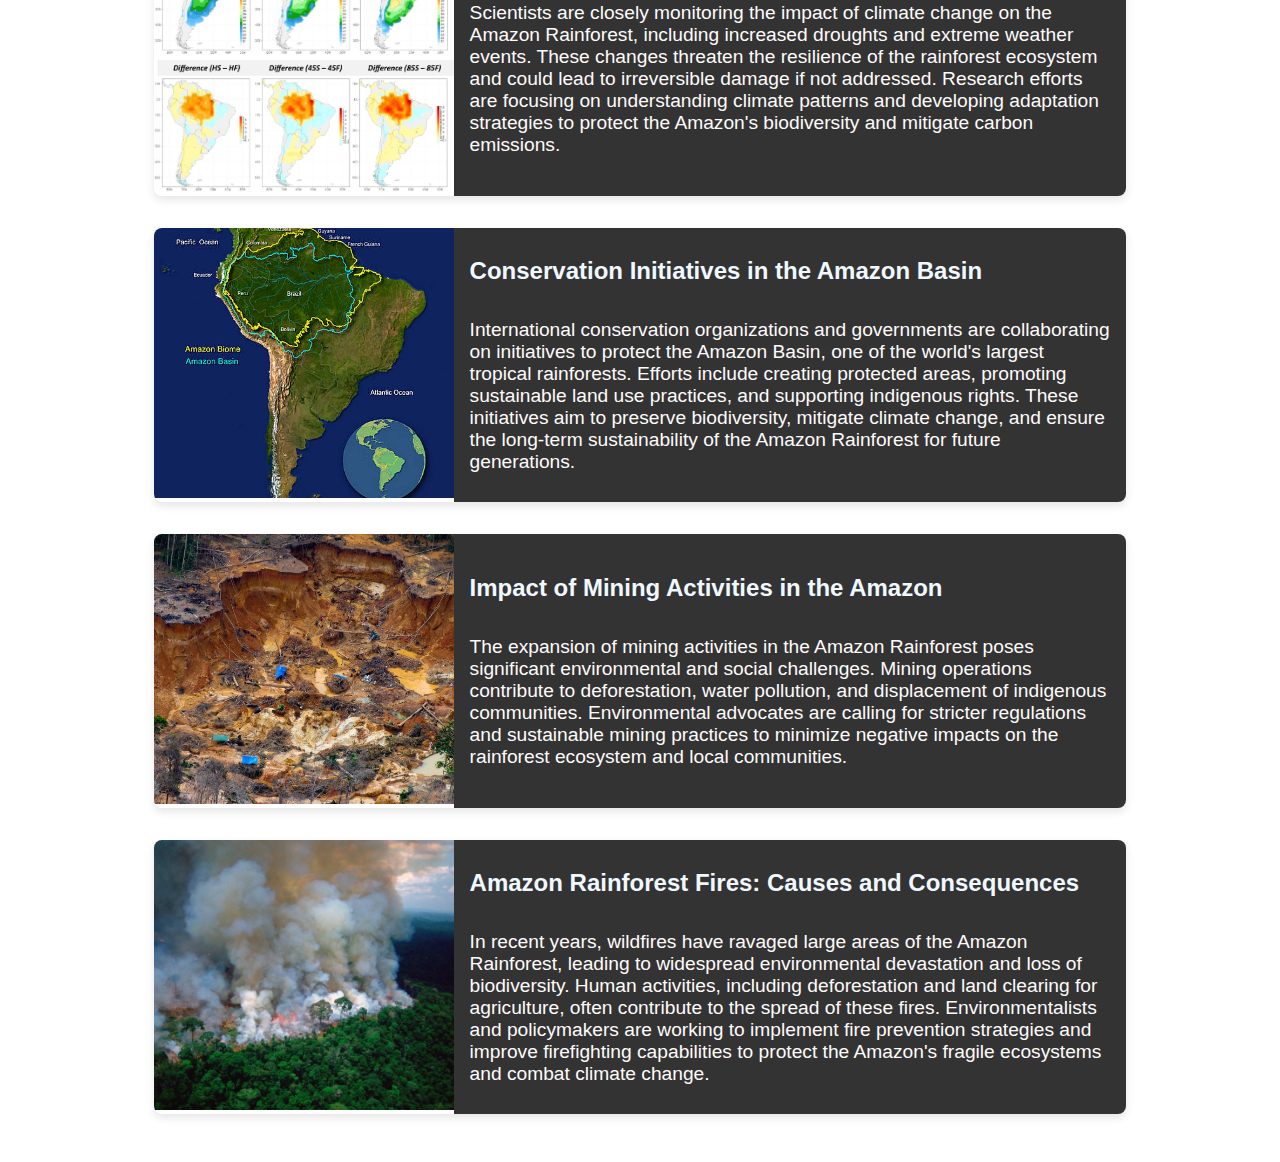
<file: News.html>
<!DOCTYPE html>
<html lang="en">

<head>
  <meta charset="UTF-8" />
  <meta name="viewport" content="width=device-width, initial-scale=1.0" />
  <title>Amazon Rainforest News</title>
  <link rel="stylesheet" href="./News.css" />
</head>

<body>
  <header>
    <h1>Amazon Rainforest News</h1>
  </header>
  <div class="news-container">
    <div class="news-row">
      <div class="image">
        <img src="/media/df3.jpg" alt="Amazon Rainforest Image 1" />
      </div>
      <div class="content">
        <h2>Deforestation Rates Spike in the Amazon</h2>
        <p>
          A recent study by environmental organizations has revealed that
          deforestation rates in the Amazon Rainforest have reached alarming
          levels in the past year. This trend threatens not only the
          biodiversity of the region but also contributes significantly to
          global carbon emissions. Efforts are underway to strengthen
          enforcement of environmental laws and promote sustainable practices
          among local communities and industries.
        </p>
      </div>
    </div>
    <div class="news-row">
      <div class="image">
        <img src="/media/n5.png" alt="Amazon Rainforest Image 2" />
      </div>
      <div class="content">
        <h2>New Species Discovered in Amazon's Remote Areas</h2>
        <p>
          Exploration expeditions funded by conservation groups and
          universities have resulted in the discovery of several new species
          of plants and animals in previously uncharted areas of the Amazon
          Rainforest. These findings underscore the region's status as one of
          the most biodiverse ecosystems on Earth, highlighting the need for
          continued research and protection efforts to safeguard these unique
          species and their habitats.
        </p>
      </div>
    </div>
    <div class="news-row">
      <div class="image">
        <img src="/media/n7.jpg" alt="Amazon Rainforest Image 3" />
      </div>
      <div class="content">
        <h2>Amazon Indigenous Tribes Fight Against Illegal Logging</h2>
        <p>
          Indigenous tribes in the Amazon Rainforest have intensified their
          efforts to combat illegal logging activities that threaten their
          ancestral lands and traditional way of life. With support from
          international organizations and local governments, these communities
          are implementing sustainable forest management practices and
          advocating for stronger legal protections to preserve their cultural
          heritage and natural resources.
        </p>
      </div>
    </div>
    <div class="news-row">
      <div class="image">
        <img src="/media/n6.jpeg" alt="Amazon Rainforest Image 4" />
      </div>
      <div class="content">
        <h2>Tourism in the Amazon: Balancing Conservation and Development</h2>
        <p>
          The debate over tourism in the Amazon Rainforest continues as
          stakeholders weigh economic opportunities against environmental
          conservation. While tourism provides income for local communities
          and promotes awareness of rainforest conservation, concerns remain
          about its impact on fragile ecosystems and indigenous cultures.
          Sustainable tourism initiatives are being promoted to minimize
          ecological footprint and support community-based tourism ventures.
        </p>
      </div>
    </div>
    <div class="news-row">
      <div class="image">
        <img src="/media/n10.png" alt="Amazon Rainforest Image 5" />
      </div>
      <div class="content">
        <h2>Climate Change Effects on Amazon Rainforest</h2>
        <p>
          Scientists are closely monitoring the impact of climate change on
          the Amazon Rainforest, including increased droughts and extreme
          weather events. These changes threaten the resilience of the
          rainforest ecosystem and could lead to irreversible damage if not
          addressed. Research efforts are focusing on understanding climate
          patterns and developing adaptation strategies to protect the
          Amazon's biodiversity and mitigate carbon emissions.
        </p>
      </div>
    </div>
    <div class="news-row">
      <div class="image">
        <img src="/media/n11.jpg" alt="Amazon Rainforest Image 6" />
      </div>
      <div class="content">
        <h2>Conservation Initiatives in the Amazon Basin</h2>
        <p>
          <br />
          International conservation organizations and governments are
          collaborating on initiatives to protect the Amazon Basin, one of the
          world's largest tropical rainforests. Efforts include creating
          protected areas, promoting sustainable land use practices, and
          supporting indigenous rights. These initiatives aim to preserve
          biodiversity, mitigate climate change, and ensure the long-term
          sustainability of the Amazon Rainforest for future generations.
        </p>
      </div>
    </div>
    <div class="news-row">
      <div class="image">
        <img src="/media/n12.jpg" alt="Amazon Rainforest Image 7" />
      </div>
      <div class="content">
        <h2>Impact of Mining Activities in the Amazon</h2>
        <p>
          <br />
          The expansion of mining activities in the Amazon Rainforest poses
          significant environmental and social challenges. Mining operations
          contribute to deforestation, water pollution, and displacement of
          indigenous communities. Environmental advocates are calling for
          stricter regulations and sustainable mining practices to minimize
          negative impacts on the rainforest ecosystem and local communities.
        </p>
      </div>
    </div>
    <div class="news-row">
      <div class="image">
        <img src="/media/fire1.jpg" alt="Amazon Rainforest Image 8" />
      </div>
      <div class="content">
        <h2>Amazon Rainforest Fires: Causes and Consequences</h2>
        <p>
          <br />
          In recent years, wildfires have ravaged large areas of the Amazon
          Rainforest, leading to widespread environmental devastation and loss
          of biodiversity. Human activities, including deforestation and land
          clearing for agriculture, often contribute to the spread of these
          fires. Environmentalists and policymakers are working to implement
          fire prevention strategies and improve firefighting capabilities to
          protect the Amazon's fragile ecosystems and combat climate change.
        </p>
      </div>
    </div>
  </div>
</body>

</html>
</file>
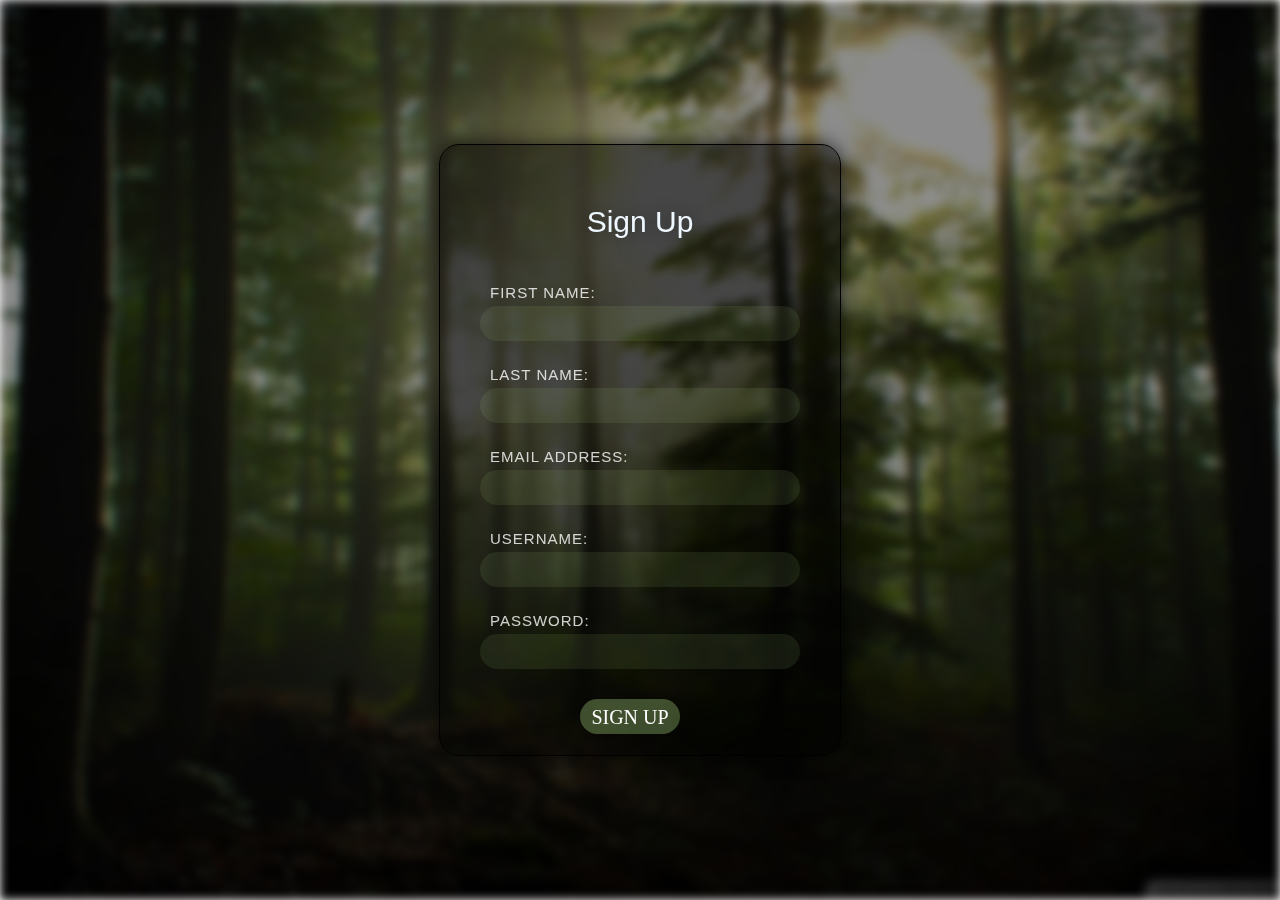
<file: sign up.html>
<!DOCTYPE html>
<html lang="en">
  <head>
    <meta charset="UTF-8" />
    <meta name="viewport" content="width=device-width, initial-scale=1.0" />
    <link rel="stylesheet" href="sign up.css" />
    <title>sign up Form</title>
  </head>
  <body>
    <div class="bg-image2"></div>
    <div class="login">
      <form>
        <h1>Sign Up</h1>
        <label for="username">First Name:</label>
        <input type="text" />
        
        <label for="username">Last Name:</label>
        <input type="text"  />
        
        <label for="username">Email Address:</label>
        <input type="text"  />
        
        <label for="username">Username:</label>
        <input type="text"  />
        <label for="username">Password:</label>
        <input type="password"  />
    <a href="home page1.html">
        <input type="button" class="a" value="Sign Up"/>
    </a>
     
        
        
        </div>
      
      </form>
    </div>
  </body>
</html>
</file>
<file: index.css>
html,
body {
  height: 100%;
  margin: 0;
  padding: 0;
  box-sizing: border-box;
  overflow: hidden;
}

.h1 {
  background-image: url("/media/b2.jpg");
  background-position: center;
  background-repeat: no-repeat;
  background-size: cover;
  height: 100vh;
  width: 100%;
  position: fixed;
  top: 0;
  left: 0;
  z-index: -2;
}

.overlay {
  position: fixed;
  top: 0;
  left: 0;
  width: 100%;
  height: 100%;
  background: rgba(0, 0, 0, 0.5); /* Semi-transparent black overlay */
  z-index: -1;
}

.nav {
  list-style-type: none;
  margin: 0;
  padding: 0px 20px;
  display: flex;
  align-items: center; /* Center items vertically */
  background-color: rgb(
    134 126 126 / 0%
  ); /* Semi-transparent black background */
  margin-top: 5px;
}

.nav li {
  margin: 0 10px;
  /* Less margin for tighter spacing */
}

.nav li a {
  color: white;
  text-decoration: none;
  font-weight: bold;
  font-size: 25px;
  transition: color 0.3s ease;
  padding: 10px 15px;
}

.nav li a:hover {
  color: rgb(197, 240, 255);
  transform: scale(1.1);
  display: inline-block; /* Necessary to apply transform */
  transition: transform 0.3s ease;
}

.nav .logo {
  margin-right: 5px; /* Space between logo and navigation items */
  margin-top: 0px;
}

.nav .logo img {
  height: 70px; /* Adjust the height as needed */
  vertical-align: middle;
  border-radius: 5px;
}
.nav .login {
  margin-left: auto; /* Aligns the login link to the far right */
}

h1 {
  font-family: "Times New Roman", Times, serif;
  font-size: 600%;
  color: aliceblue;
  margin: 30px 0px 0px 200px;
  -webkit-text-stroke: 1px black;
}
p {
  font-size: 130%;
  color: aliceblue;
  margin: 0px 0px 0px 200px;
  text-align: justify;
  width: 700px;
}
.logo img:hover {
  transform: scale(1.1);
  display: inline-block; /* Necessary to apply transform */
  transition: transform 0.3s ease;
}
</file>
<file: forests.css>
body {
  margin: 0;
  padding: 0;
  font-family: Arial, sans-serif;
  overflow-x: hidden; /* Removes horizontal scrollbar */
  background-color: #000000; /* Light gray background */

  -ms-overflow-style: none; /* IE and Edge */
  scrollbar-width: none;
  color: white;
}
::-webkit-scrollbar {
  display: none;
}

.row .column img {
  width: 900px;
  height: 450px;
  border-radius: 20px;
}
h1 {
  font-size: 90px;
  text-align: center;
  margin-top: 50px;
  margin-bottom: 60px;
  font-family: "Times New Roman", Times, serif;
  text-transform: uppercase;
  -webkit-text-stroke: 1px aqua;
}

.row {
  display: flex;
  align-items: center;
  justify-content: center;
  margin-bottom: 50px;
  transition: transform 0.3s ease;
}

.column {
  flex: 1;
  padding: 20px;
}

.image img {
  max-width: 100%;
  height: auto;
  transition: transform 0.3s ease;
}

.content p {
  font-size: 32px;
  line-height: 1.6;
  font-family: "Calibri", "Trebuchet MS", sans-serif;
  text-align: justify;
}
.row img:hover {
  transform: scale(1.05);
  z-index: 1;
}
</file>
<file: Animals.css>
body {
  font-family: Arial, sans-serif;
  margin: 0;
  padding: 0;
  color: white;
  background-color: black;
  box-sizing: border-box;

  -ms-overflow-style: none; /* IE and Edge */
  scrollbar-width: none;
}
::-webkit-scrollbar {
  display: none;
}

.container {
  display: flex;
  justify-content: space-around;
  padding: 0px;
}

.column {
  flex: 1;
  margin: 10px;
}

.image-block {
  text-align: center;
  margin-bottom: 20px;
  border: 3px;
  border-style: solid;
  border-color: rgb(2, 223, 244);
  border-radius: 10px;
  padding: 10px;
}

.image-block img {
  max-width: 100%;
  height: 400px;
  display: block;
  margin: 0px;
  border-radius: 10px;
  box-shadow: 10px 10px 5px rgba(0, 0, 0, 0.5);
  box-shadow: aquamarine;
}

.image-block h2 {
  margin-top: 10px;
  font-size: 20px;
  font-family: "Times New Roman", Times, serif;
}
.image-block ol li {
  font-size: 20px;
  text-align: justify;
}
.image-block img:hover {
  transform: scale(1.02);
  z-index: 1;
  transition: transform 0.3s ease;
}
</file>
<file: Contact Us.css>
body {
  font-family: Arial, sans-serif;
  background-color: #000000;
  margin: 0;
  padding: 0;
}

header {
  padding: 20px 0;
  text-align: center;
}

h1 {
  margin: 0;
  font-size: 4.5em;
  color: white;
  -webkit-text-stroke: 1px aqua;
}

.container {
  display: flex;
  justify-content: space-between;
  align-items: flex-start;
  width: 100%;
  padding: 20px;
  box-sizing: border-box;
}

.person {
  overflow: hidden;
  background-color: white;
  border: 1px solid #ddd;
  border-radius: 8px;
  padding: 10px;
  box-shadow: 0 4px 8px rgba(0, 0, 0, 0.1);
  text-align: center;
  flex: 1;
  margin: 0 10px;
}

.person h2 {
  margin: 10px 0;
  font-size: 1.5em;
}

.person img {
  width: 100%;
  z-index: 98;
  height: 500px;
  border-radius: 8px;
  margin: 10px 0;
  background-repeat: no-repeat;
  background-size: cover;
}

.image {
  transition: 0.5s ease-in-out;
}
.image:hover {
  transform: scale(1.05);
}

.person .image1 {
  height: 30vw;
  background: url("/media/anwar.jpg") no-repeat center/cover;
}
.person .image2 {
  height: 30vw;
  background: url("/media/abhishek.jpg") no-repeat center/cover;
}
.person .image3 {
  height: 30vw;
  background: url("/media/praveen.jpg") no-repeat center/cover;
}

.person p {
  margin: 10px 0;
  font-size: 1em;
  font-style: italic;
  color: #555;
  margin-top: 3vw;
  font-weight: bold;
}
</file>
<file: home page1.css>
html,
body {
  margin: 0;
  padding-bottom: 70px;
  height: 100%;
  margin: 0;
  padding: 0;
  box-sizing: border-box;
  overflow: hidden;
}
.p a {
  padding: 10px;
}

.h1 {
  background-image: url("/media/b2.jpg"); /* Replace with your actual image path */
  background-position: center;
  background-repeat: no-repeat;
  background-size: cover;
  height: 100vh; /* Use viewport height */
  width: 100%;
  position: fixed;
  top: 0;
  left: 0;
  z-index: -2;
}

.overlay {
  position: fixed;
  top: 0;
  left: 0;
  width: 100%;
  height: 100%;
  background: rgba(0, 0, 0, 0.5); /* Semi-transparent black overlay */
  z-index: -1;
}

.nav {
  list-style-type: none;
  margin: 0;
  padding: 0px 20px;
  display: flex;
  align-items: center; /* Center items vertically */
  background-color: rgb(
    134 126 126 / 0%
  ); /* Semi-transparent black background */
  margin-top: 5px;
}

.nav li {
  margin: 0 10px; /* Less margin for tighter spacing */
}

.nav li a {
  color: white;
  text-decoration: none;
  font-weight: bold;
  font-size: 25px;
  transition: color 0.3s ease;
  padding: 10px 15px;
}
.navbar a img {
  transform: scale(1.1);
  display: inline-block; /* Necessary to apply transform */
  transition: transform 0.3s ease;
}

.navbar a:hover {
  transform: scale(1.1);
  display: inline-block;
  transition: transform 0.3s ease;
}
p a:hover {
  transform: scale(1.1);
  display: inline-block; /* Necessary to apply transform */
  transition: transform 0.3s ease;
}
.nav li a:hover {
  transform: scale(1.1);
  display: inline-block; /* Necessary to apply transform */
  transition: transform 0.3s ease;
}
.logo img:hover {
  transform: scale(1.1);
  display: inline-block;
  transition: transform 0.3s ease;
}

.nav .logo {
  margin-right: 5px; /* Space between logo and navigation items */
  margin-top: 0px;
}

.nav .logo img {
  height: 70px; /* Adjust the height as needed */
  vertical-align: middle;
  border-radius: 5px;
}
.nav .login {
  margin-left: auto; /* Aligns the login link to the far right */
}

h1 {
  font-family: "Times New Roman", Times, serif;
  font-size: 600%;
  color: aliceblue;
  margin: 30px 0px 0px 200px;
  -webkit-text-stroke: 1px black;
}
p {
  font-size: 130%;
  color: aliceblue;
  margin: 0px 0px 0px 200px;
  text-align: justify;
  width: 700px;
}
big {
  color: aliceblue;
}
summary {
  display: none;
  margin: 10px 0px 0px 200px;
  text-align: justify;
  display: inline;
  font-weight: bolder;
  color: antiquewhite;
}
details[open] summary ~ * {
  display: inline block;
}

summary {
  cursor: pointer;
  font-weight: bold;
}

details > summary {
  display: list-item;
}

.navbar {
  display: flex;
  justify-content: space-around;
  background-color: rgba(0, 0, 0, 0);
  padding: 0px 0px;
  position: fixed;
  width: 100%;
  margin: 10px 80px 0px 40px;
  height: 60px;
  bottom: 10px;
  gap: 40px;
}
.navbar1 {
  display: flex;
  justify-content: space-around;
  background-color: rgba(0, 0, 0, 0.5);
  padding: 10px 10px;
  position: fixed;
  width: 20%;
  bottom: 10px;
  justify-content: right;
  /* gap: 30px; */
}
.navbar1 img {
  height: 100px;
  width: auto;
  border-radius: 8%;
}

.navbar a {
  color: white;
  text-decoration: none;
  display: inline-block;
}

.navbar img {
  height: 50px;
  width: auto;
  border-radius: 8%;
}

.content {
  padding: 20px;
}

.content img {
  max-width: 100%;
  height: auto;
}

.content p {
  margin-top: 10px;
  font-size: 14px;
  text-align: center;
}
.p {
  margin-left: 0%;
}
ul li ul.dropdown li {
  display: block;
}
ul li ul.dropdown {
  display: none;
  background-color: rgba(0, 0, 0, 0);
  position: absolute;
}

ul li:hover ul.dropdown {
  display: block;
}
.small {
  font-size: x-small;
}
</file>
<file: logged in.css>
body,
html {
  height: 100%;
  margin: 0;
  font-family: Arial, Helvetica, sans-serif;
  overflow: hidden;
}

.bg-image2 {
  background-image: url("/media/b2.jpg"); /* Add the correct path to your image here */
  filter: blur(5px); /* Optional: Adds a blur effect to the background image */
  /* Optional: Adds a blur effect to the background image */
  height: 100%;
  background-position: center;
  background-repeat: no-repeat;
  background-size: cover;
  position: fixed;
  width: 100%;
  z-index: -1;
  box-shadow: none;
}

.login {
  border: 1px solid rgb(0, 213, 255);
  width: 400px;
  height: 500px;
  background: black; /* Semi-transparent black background */

  border-radius: 20px;
  box-shadow: 0px 0px 20px rgba(0, 0, 0, 0);
  overflow: hidden;
  margin: auto;
  position: relative;
  top: 50%;
  transform: translateY(-50%);
}

form {
  display: block;
  box-sizing: border-box;
  padding: 40px;
  width: 100%;
  height: 100%;
  display: flex;
  flex-direction: column;
  gap: 5px;
}

h1 {
  font-weight: normal;
  font-size: 30px;
  text-shadow: black;
  margin-bottom: 70px;
  color: aliceblue;
  text-align: center;
}

.a {
  background-color: #b8ed8a4f;
  height: 35px;
  width: 250px;
  line-height: 30px;
  border-radius: 40px;
  border: none;
  margin: 200px 35px;
  box-shadow: 0px 0px 5px rgba(0, 0, 0, 0.3);
  color: white;
  font-size: 12px;
  text-transform: uppercase;
  font-family: "Times New Roman", Times, serif; /* Apply Times New Roman font */
  margin-top: 60px;
}

.login form {
  display: flex;
  flex-direction: column;
  align-items: center;
}

.login form img {
  margin: 0 auto;
  width: 200px;
}
</file>
<file: login page.css>
body,
html {
  height: 100%;
  margin: 0;
  font-family: Arial, Helvetica, sans-serif;
}

.bg-image2 {
  background-image: url("/media/b2.jpg"); /* Add the correct path to your image here */
  filter: blur(5px); /* Optional: Adds a blur effect to the background image */
  /* Optional: Adds a blur effect to the background image */
  height: 100%;
  background-position: center;
  background-repeat: no-repeat;
  background-size: cover;
  position: fixed;
  width: 100%;
  z-index: -1;
  box-shadow: none;
}

.login {
  border: 1px solid black;
  width: 400px;
  height: 470px;
  background: rgba(0, 0, 0, 0.5); /* Semi-transparent black background */
  color: black;
  border-radius: 20px;
  box-shadow: 0px 0px 20px rgba(0, 0, 0, 0.75);
  overflow: hidden;
  margin: auto;
  position: relative;
  top: 50%;
  transform: translateY(-50%);
}

form {
  display: block;
  box-sizing: border-box;
  padding: 40px;
  width: 100%;
  height: 100%;
  display: flex;
  flex-direction: column;
  gap: 5px;
}

h1 {
  font-weight: normal;
  font-size: 30px;
  text-shadow: 0px 0px 20px rgba(0, 0, 0, 0.5);
  margin-bottom: 40px;
  color: aliceblue;
  text-align: center;
}

label {
  color: rgba(255, 255, 255, 0.8);
  text-transform: uppercase;
  padding-left: 10px;
  letter-spacing: 1px;
  font-size: 15px;
  text-align: left;
}

input[type="text"],
input[type="password"] {
  background: #aed5811a;
  border-radius: 20px;
  color: aliceblue;
  height: 35px;
  line-height: 40px;
  padding: 0px 20px;
  margin-bottom: 20px;
  border: none;
}
#password {
  margin-bottom: 5px;
}

.a {
  background-color: #b8ed8a4f;
  height: 35px;
  width: 300px;
  line-height: 30px;
  border-radius: 40px;
  border: none;
  margin: 60px 5px 5px 5px;
  box-shadow: 0px 0px 5px rgba(0, 0, 0, 0.3);
  color: white;
  font-size: 20px;
  font-style: bold;
  text-transform: uppercase;
  font-family: "Times New Roman", Times, serif; /* Apply Times New Roman font */
}

.b {
  background-color: #b8ed8a4f;
  height: 35px;
  width: 300px;
  line-height: 30px;
  border-radius: 40px;
  border: none;
  margin: 5px 5px;
  box-shadow: 0px 0px 5px rgba(0, 0, 0, 0.3);
  color: white;
  font-size: 20px;
  font-style: bold;
  text-transform: uppercase;
  font-family: "Times New Roman", Times, serif; /* Apply Times New Roman font */
}

.remember-me {
  display: flex;
  align-items: center;
  color: rgba(145, 228, 153, 0.8);
  text-transform: uppercase;
  padding-left: 10px;
  letter-spacing: 1px;
  margin-top: 0%;
  font-size: 10px;
}

.remember-me input {
  margin-top: 0%;
  margin-right: 10px;
  padding-left: 10px;
  letter-spacing: 1px;
  font-size: 10px;
}
/* Hide the default checkbox */
input[type="checkbox"] {
  accent-color: rgb(150, 218, 150);
}
</file>
<file: News.css>
body {
  font-family: Arial, sans-serif;
  background-color: #ffffff;
  margin: 0;
  padding: 0;
  -ms-overflow-style: none; /* IE and Edge */
  scrollbar-width: none;
}
::-webkit-scrollbar {
  display: none;
}

header {
  background-color: #000000;
  color: white;
  text-align: center;
  padding: 10px;
  font-size: 50px;
  text-transform: uppercase;
}

h1 {
  margin: 0;
  -webkit-text-stroke: 1px aqua;
}

.news-container {
  display: flex;
  flex-direction: column;
  align-items: center;
  padding: 2em;
}

.news-row {
  display: flex;
  background-color: white;
  box-shadow: 0 4px 8px rgba(0, 0, 0, 0.1);
  margin: 1em 0;
  width: 80%;
  border-radius: 8px;
  overflow: hidden;
}

.image img {
  width: 300px;
  height: 270px;
  object-fit: cover;
}

.content {
  padding: 1em;
  display: flex;
  flex-direction: column;
  justify-content: center;
  background-color: #333;
  color: aliceblue;
}

.content h2 {
  margin-top: 0;
  margin-bottom: 0.5em;
}

.content p {
  margin: 0;
  color: #fffbfb;
  font-size: larger;
  font-family: "Gill Sans", "Gill Sans MT", Calibri, "Trebuchet MS", sans-serif;
}
</file>
<file: sign up.css>
body,
html {
  height: 100%;
  margin: 0;
  font-family: Arial, Helvetica, sans-serif;
}

.bg-image2 {
  background-image: url("/media/b2.jpg"); /* Add the correct path to your image here */
  filter: blur(5px); /* Optional: Adds a blur effect to the background image */
  /* Optional: Adds a blur effect to the background image */
  height: 100%;
  background-position: center;
  background-repeat: no-repeat;
  background-size: cover;
  position: fixed;
  width: 100%;
  z-index: -1;
  box-shadow: none;
}

.login {
  border: 1px solid black;
  width: 400px;
  height: 610px;
  background: rgba(0, 0, 0, 0.5); /* Semi-transparent black background */
  color: black;
  border-radius: 20px;
  box-shadow: 0px 0px 20px rgba(0, 0, 0, 0.75);
  overflow: hidden;
  margin: auto;
  position: relative;
  top: 50%;
  transform: translateY(-50%);
}

form {
  display: block;
  box-sizing: border-box;
  padding: 40px;
  width: 100%;
  height: 100%;
  display: flex;
  flex-direction: column;
  gap: 5px;
}

h1 {
  font-weight: normal;
  font-size: 30px;
  text-shadow: 0px 0px 20px rgba(0, 0, 0, 0.5);
  margin-bottom: 40px;
  color: aliceblue;
  text-align: center;
}

label {
  color: rgba(255, 255, 255, 0.8);
  text-transform: uppercase;
  padding-left: 10px;
  letter-spacing: 1px;
  font-size: 15px;
  text-align: left;
}

input[type="text"],
input[type="password"] {
  background: #aed5811a;
  border-radius: 20px;
  color: aliceblue;
  height: 35px;
  line-height: 40px;
  padding: 0px 20px;
  margin-bottom: 20px;
  border: none;
}

.a {
  background-color: #b8ed8a4f;
  height: 35px;
  width: 100px;
  line-height: 30px;
  border-radius: 40px;
  border: none;
  margin: 5px 100px;
  box-shadow: 0px 0px 5px rgba(0, 0, 0, 0.3);
  color: white;
  font-size: 20px;
  font-style: bold;
  text-transform: uppercase;
  font-family: "Times New Roman", Times, serif; /* Apply Times New Roman font */
}
</file>
